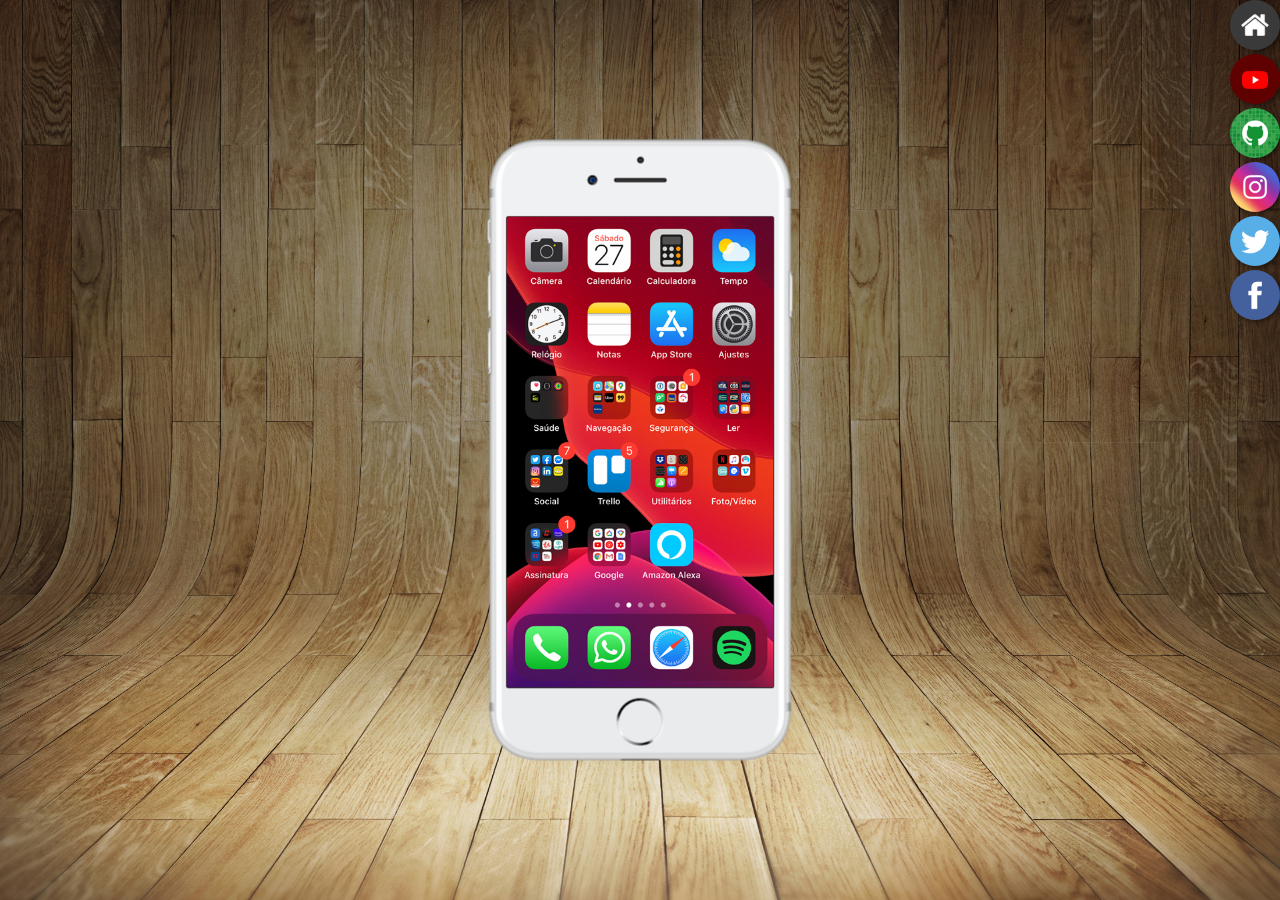
<file: index.html>
<!DOCTYPE html>
<html lang="en">
<head>
    <meta charset="UTF-8">
    <meta name="viewport" content="width=device-width, initial-scale=1.0">
    <title>Redes-Sociais</title>
    <link rel="stylesheet" href="estilo/style.css">
</head>
<body>
    <main>
        <section id="telefone">
            <iframe src="./home.html" frameborder="0" name="tela" id="tela">
                <p>
                    Seu navegador não é compativel
                </p>
            </iframe>

        </section>
        <section id="redes-sociais">
            <a href="home.html" target="tela">
                <img src="./imagens/logo-home.jpg" alt="">
            </a>
            <br>
            <a href="./youtube.html" target="tela">
                <img src="./imagens/logo-youtube.jpg" alt="">
            </a>
            <br>
            <a href="./GitHub.html" target="tela"> 
                <img src="./imagens/logo-github.jpg" alt="">
            </a>
            <br>
            <a href="./instagram.html" target="tela">
                <img src="./imagens/logo-instagram.jpg" alt="">
            </a>
            <br>
            <a href="./twiter.html" target="tela">
                <img src="./imagens/logo-twitter.jpg" alt="">
            </a>
            <br>
            <a href="./facebook.html" target="tela">
                <img src="./imagens/logo-facebook.jpg" alt="">
            </a>

        </section>
    </main>
    
</body>
</html>
</file>
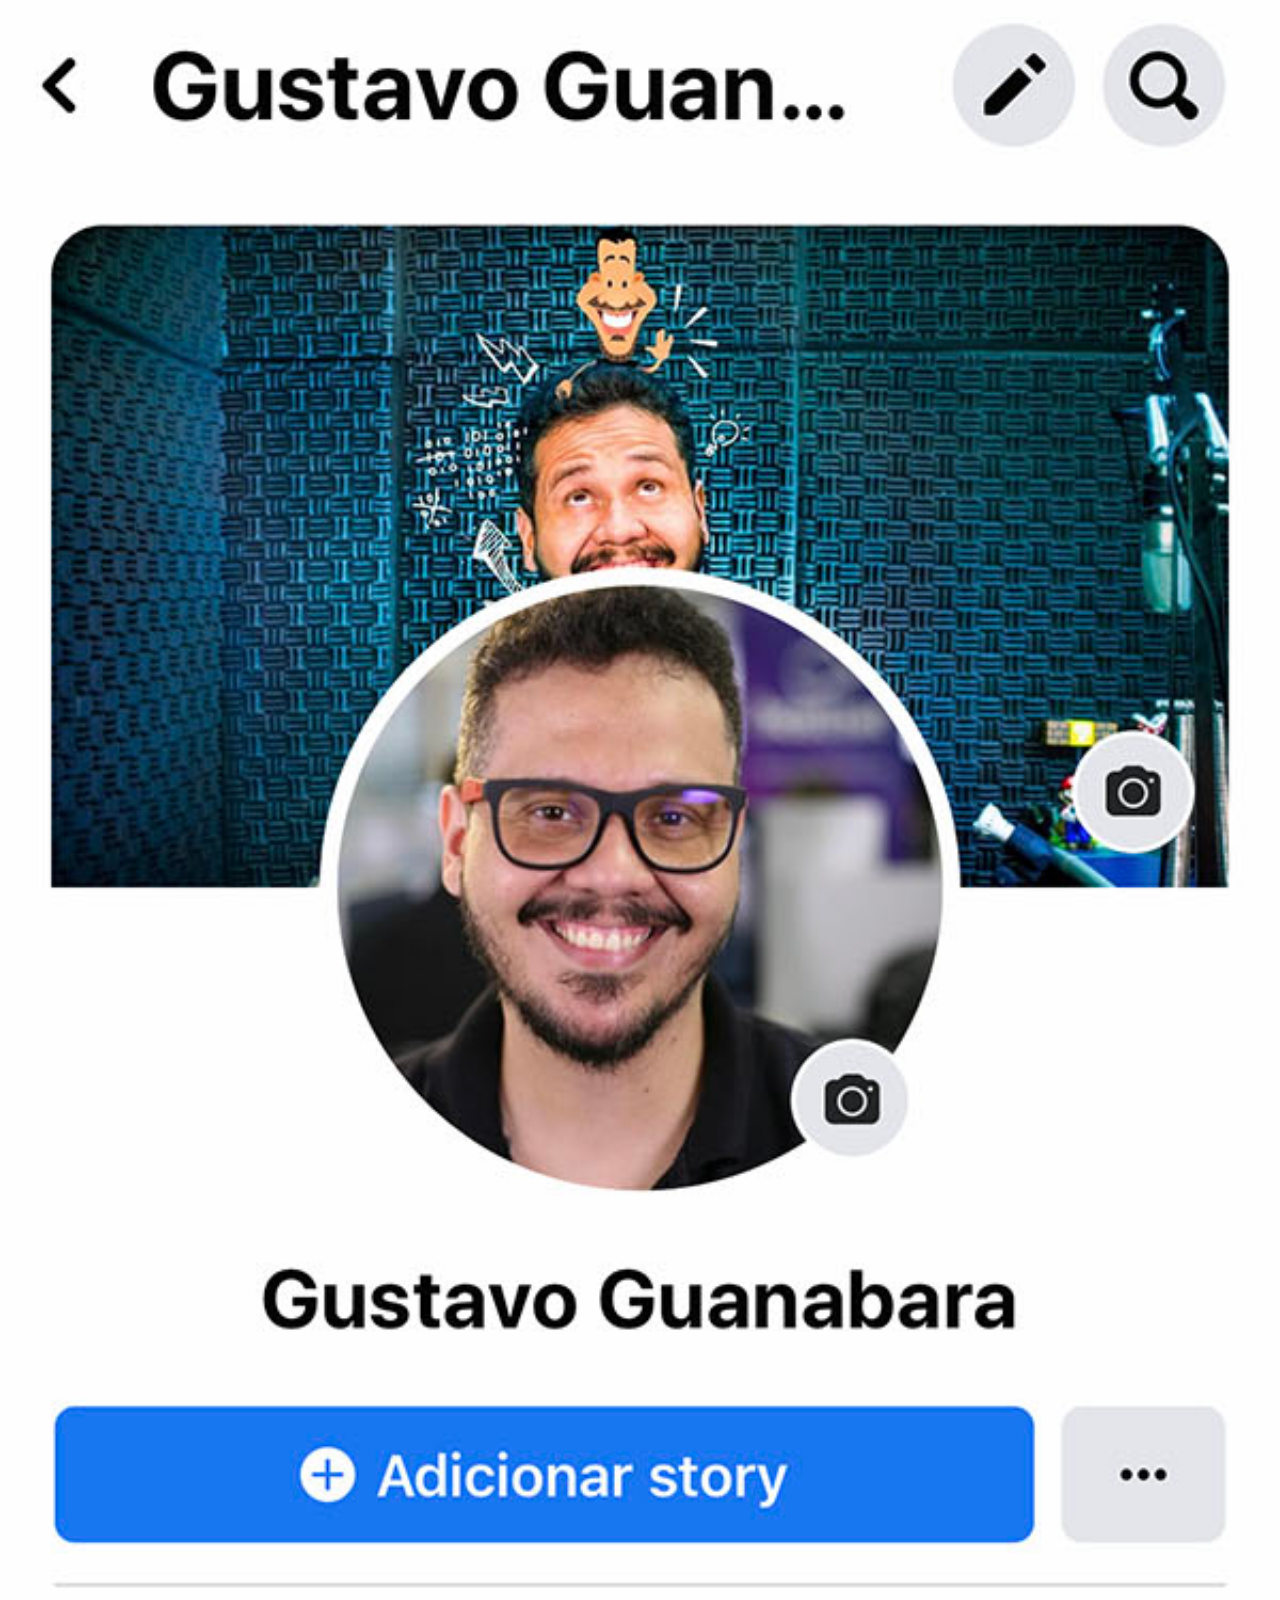
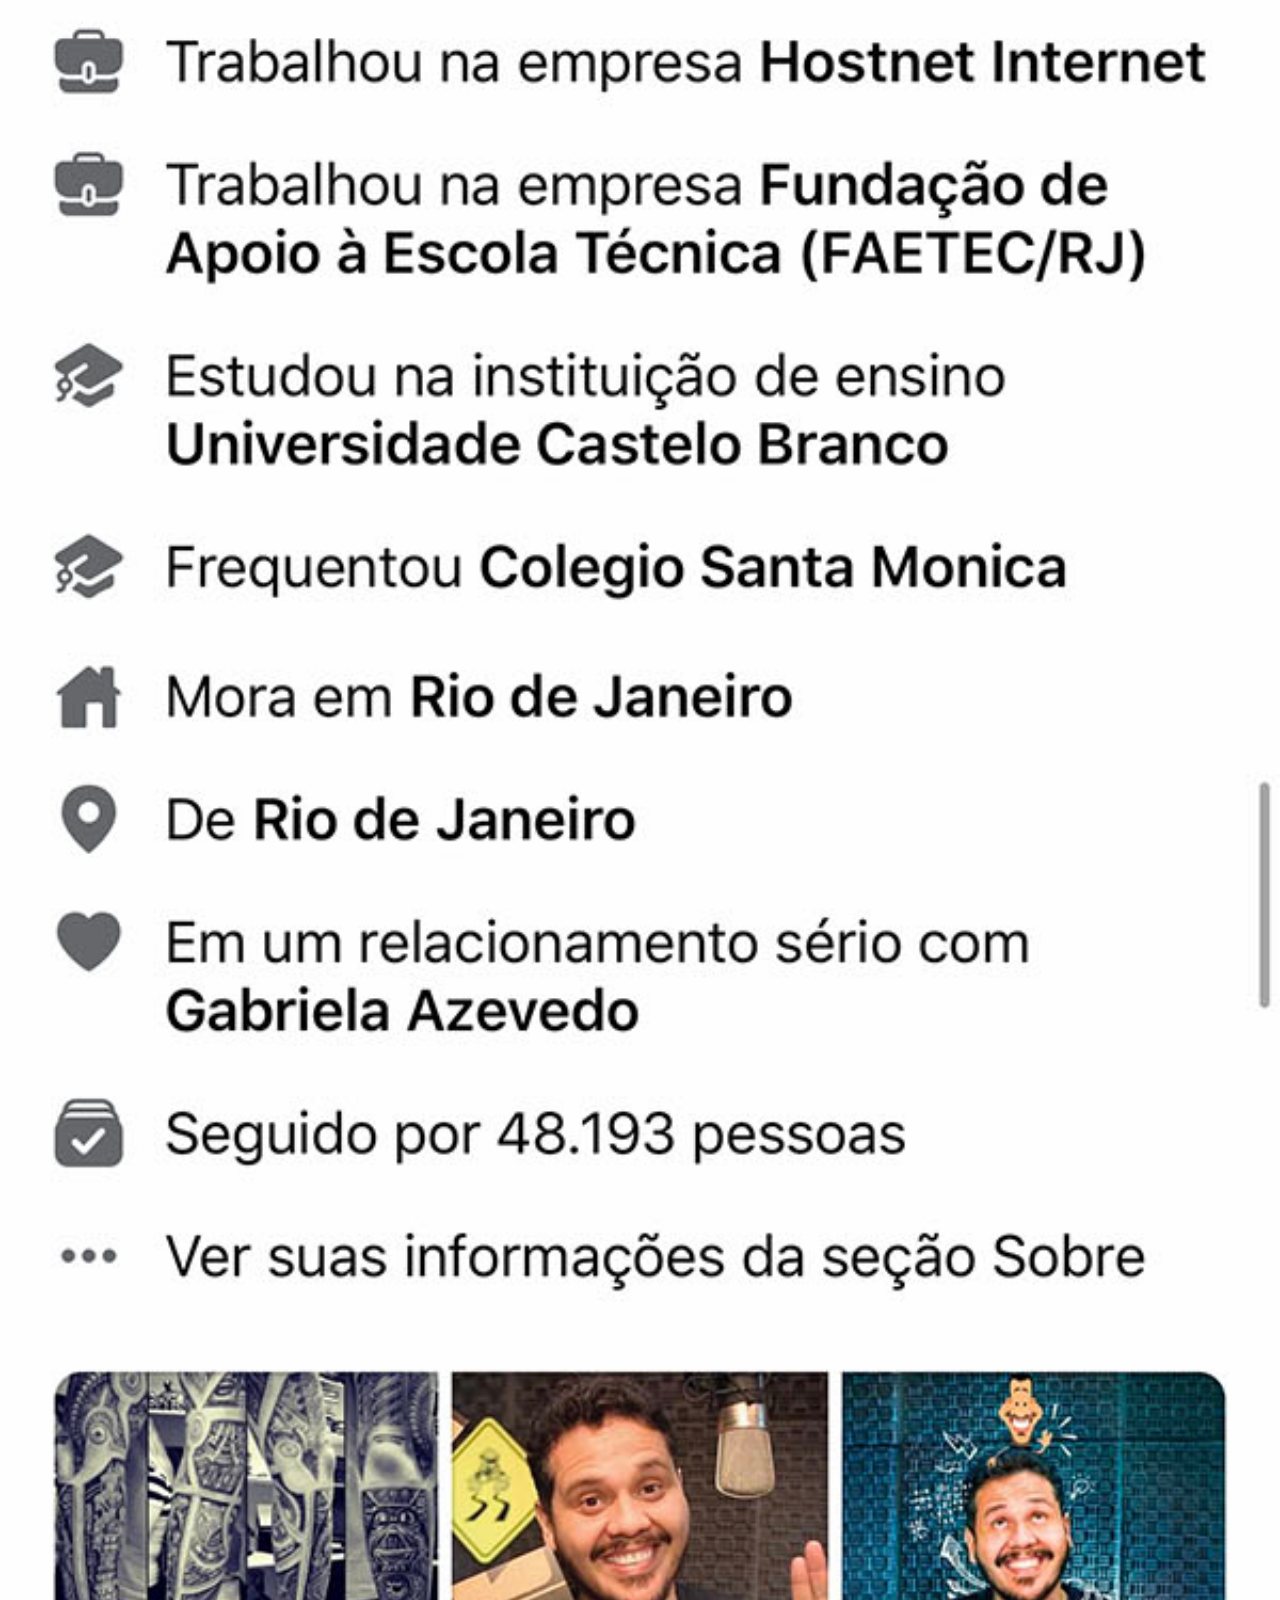
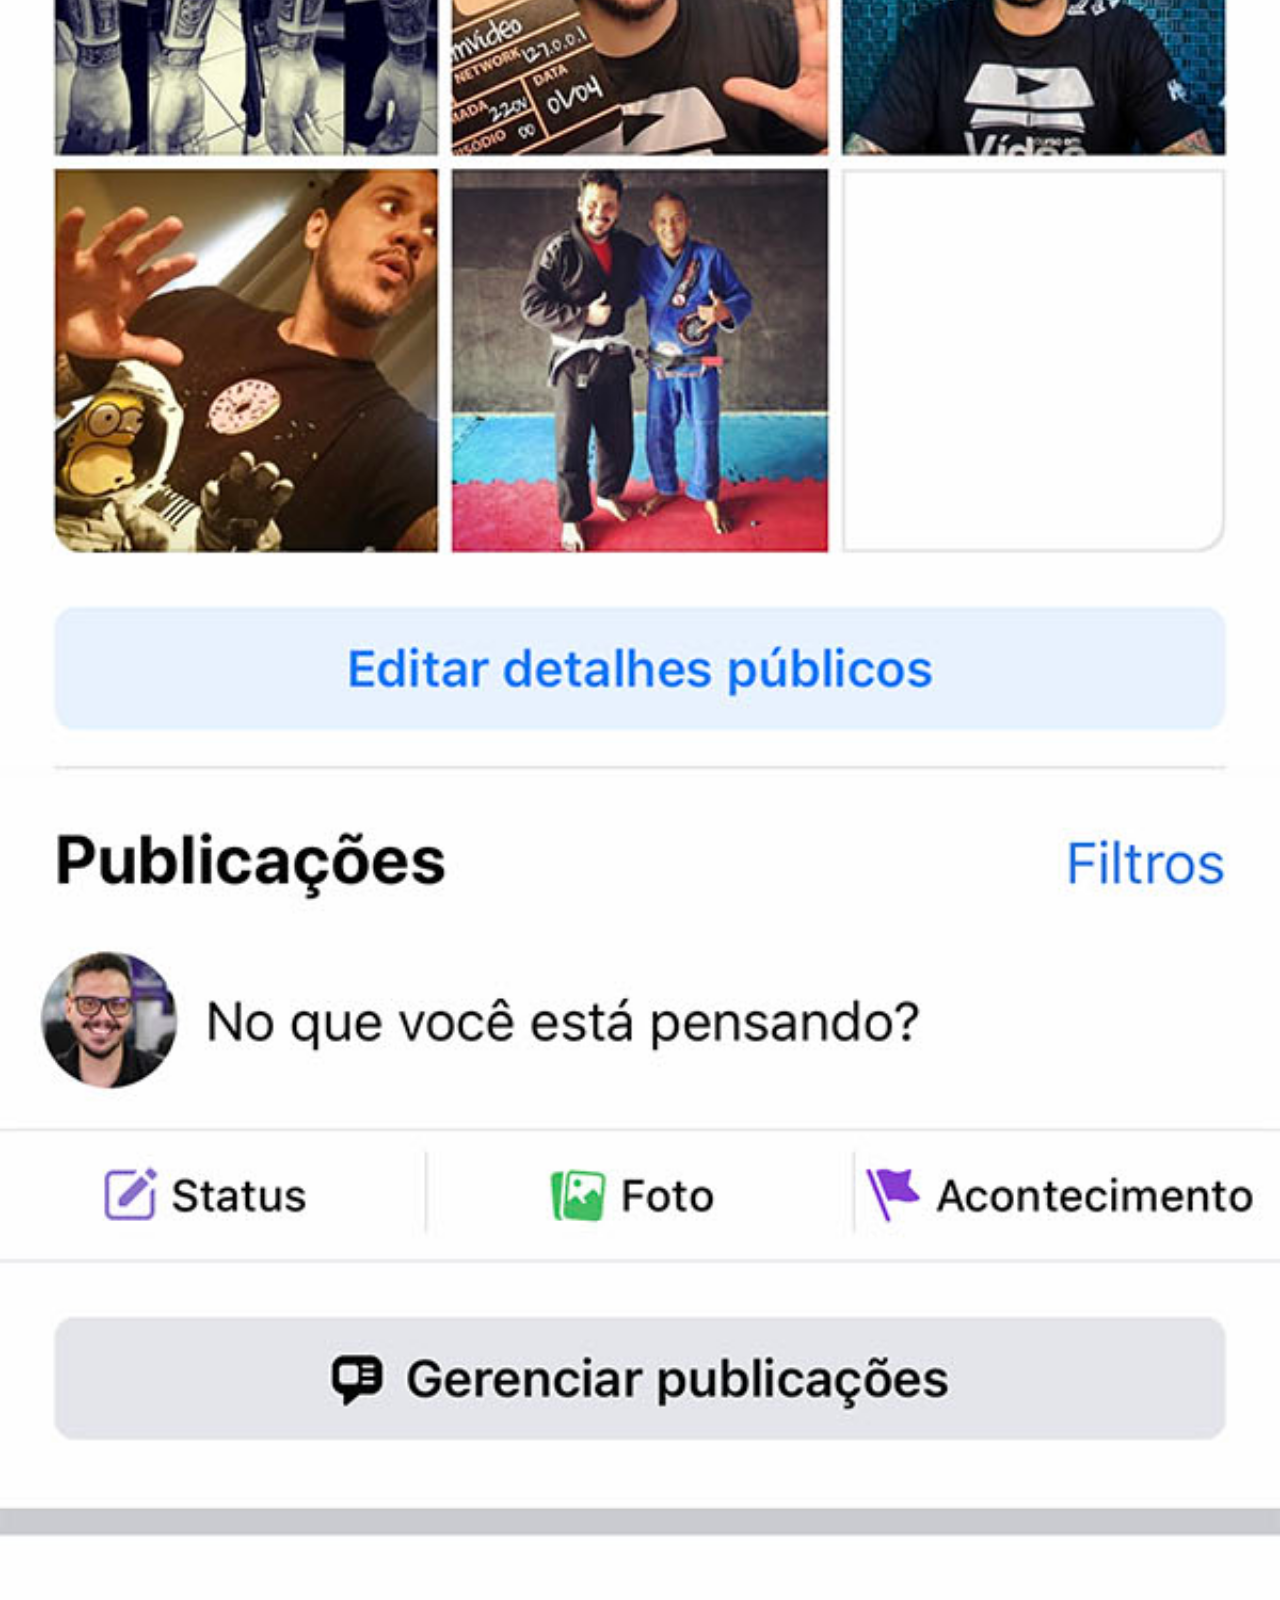
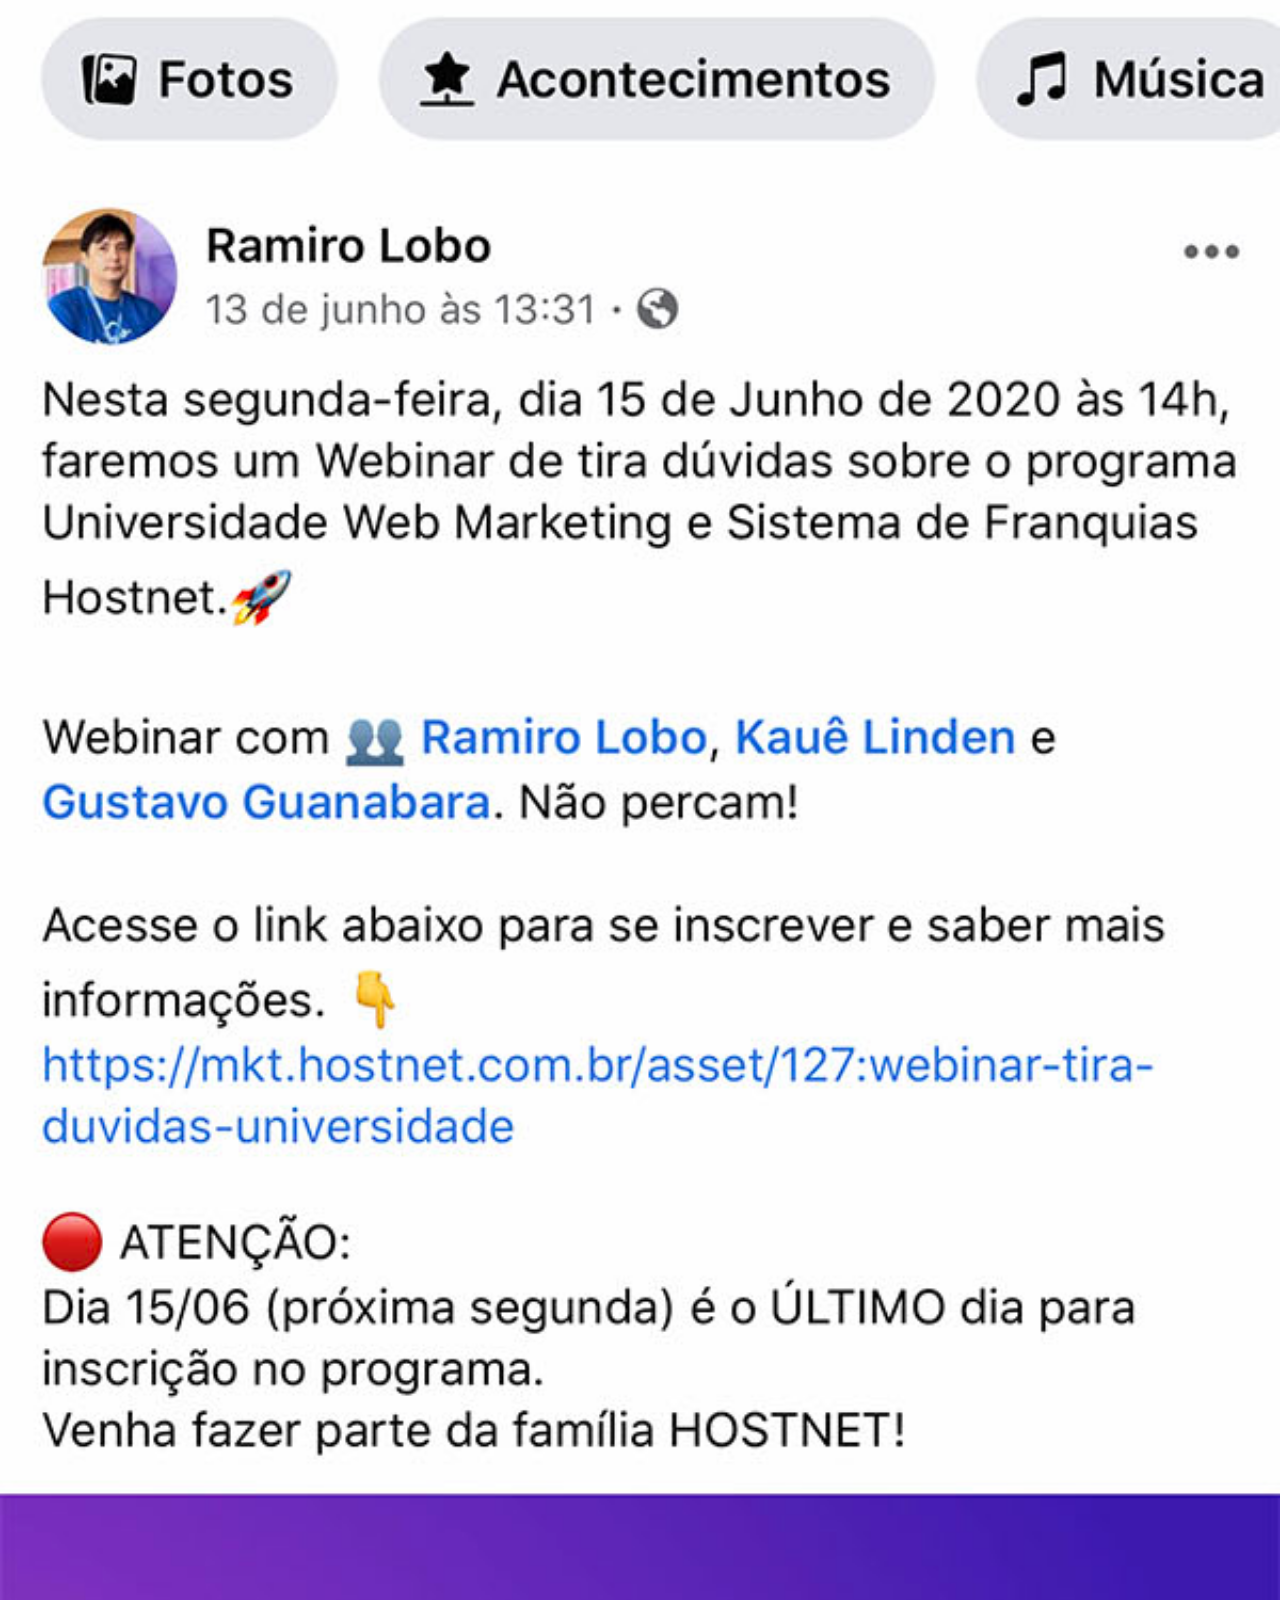
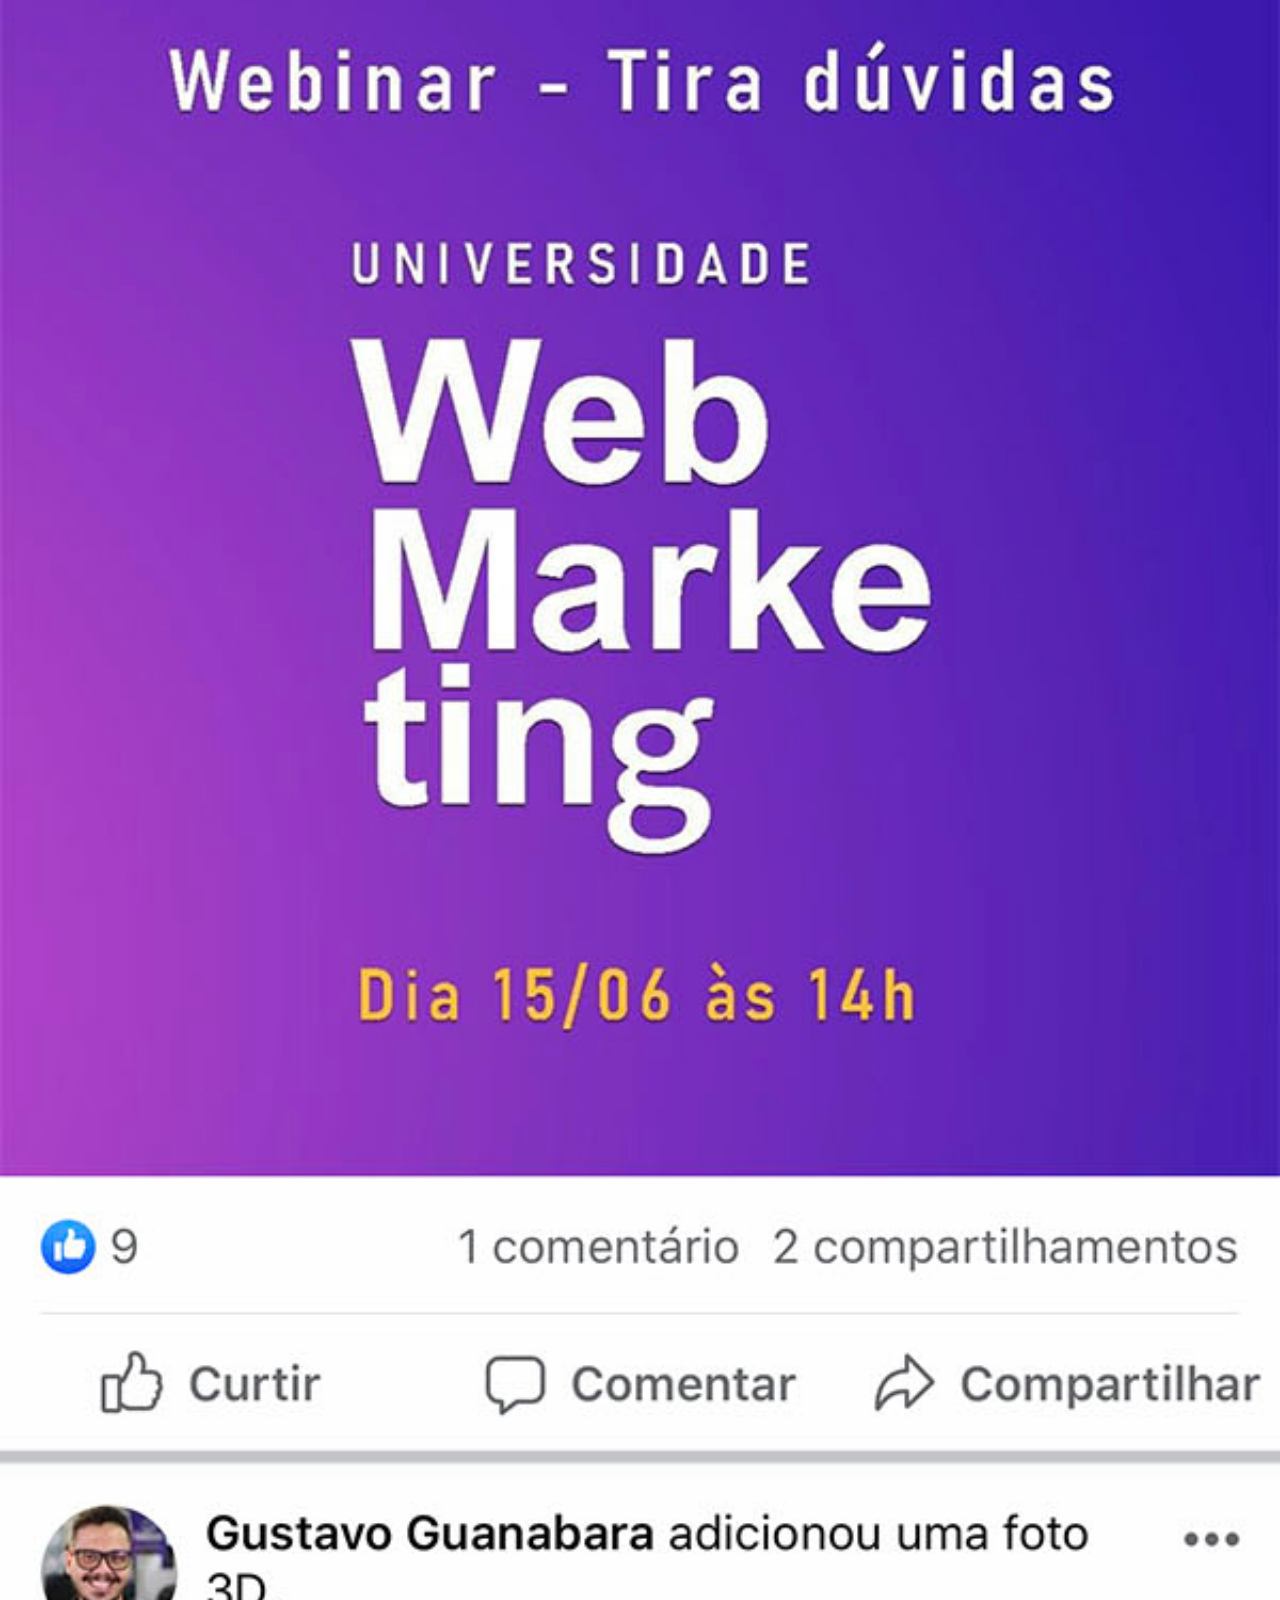
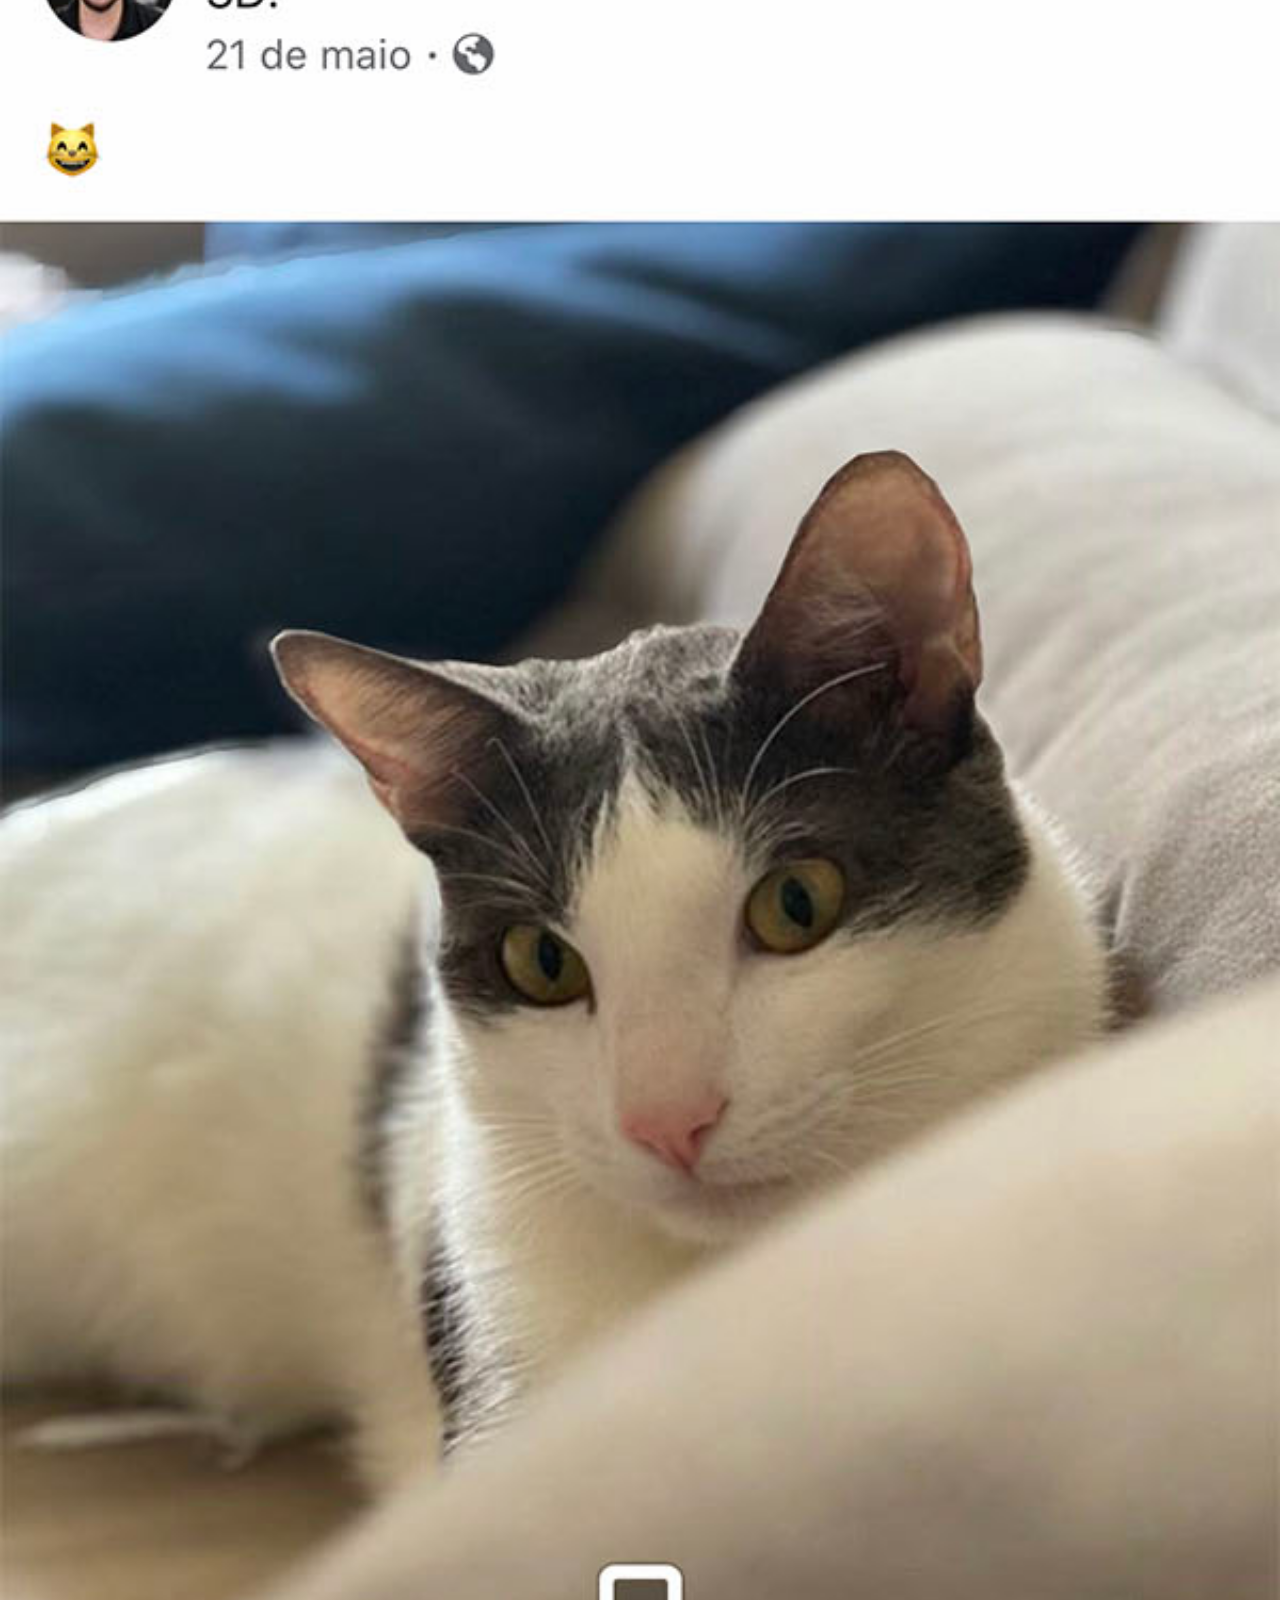
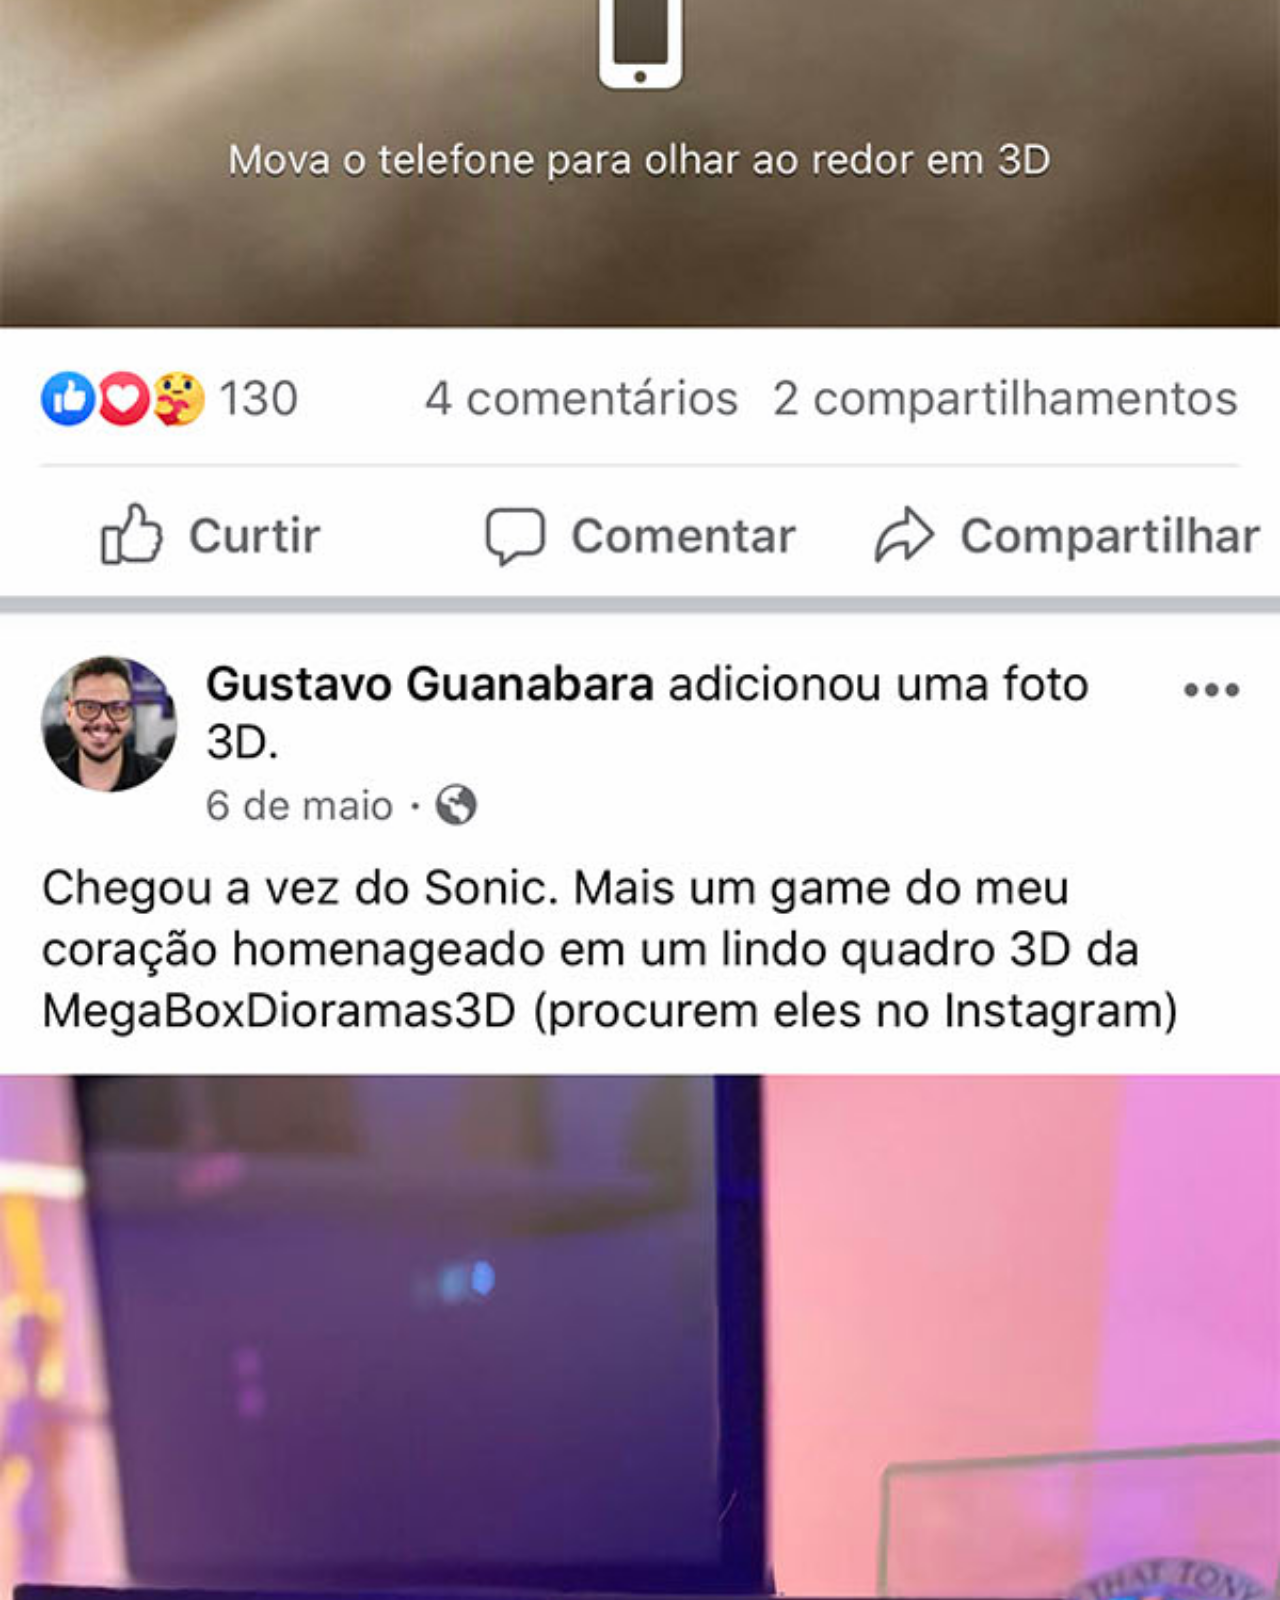
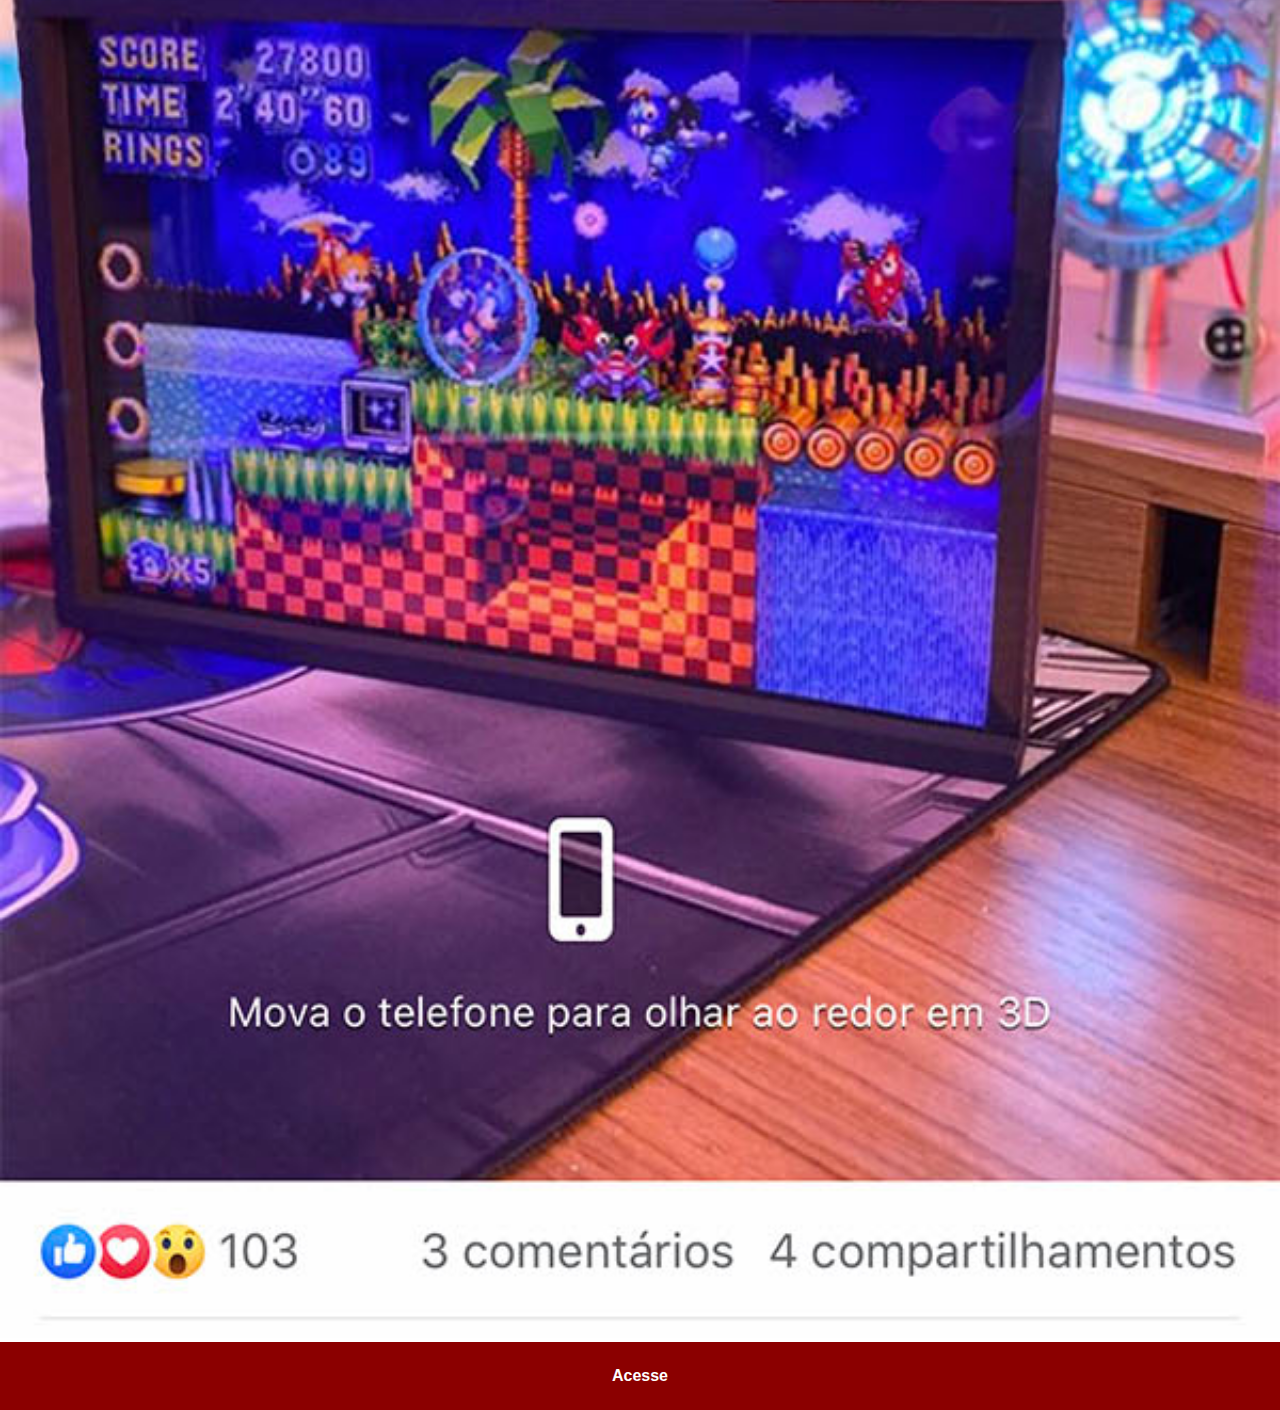
<file: facebook.html>
<!DOCTYPE html>
<html lang="pt-br">
<head>
    <meta charset="UTF-8">
    <meta name="viewport" content="width=device-width, initial-scale=1.0">
    <link rel="stylesheet" href="estilo/social.css">
    <title>Facebook</title>
</head>
<body>
    <img src="./imagens/tela-facebook.jpg" alt="">
    <a href="https://www.facebook.com/gustavoguanabara/?locale=pt_BR" target="_blank">Acesse</a>
    
</body>
</html>
</file>
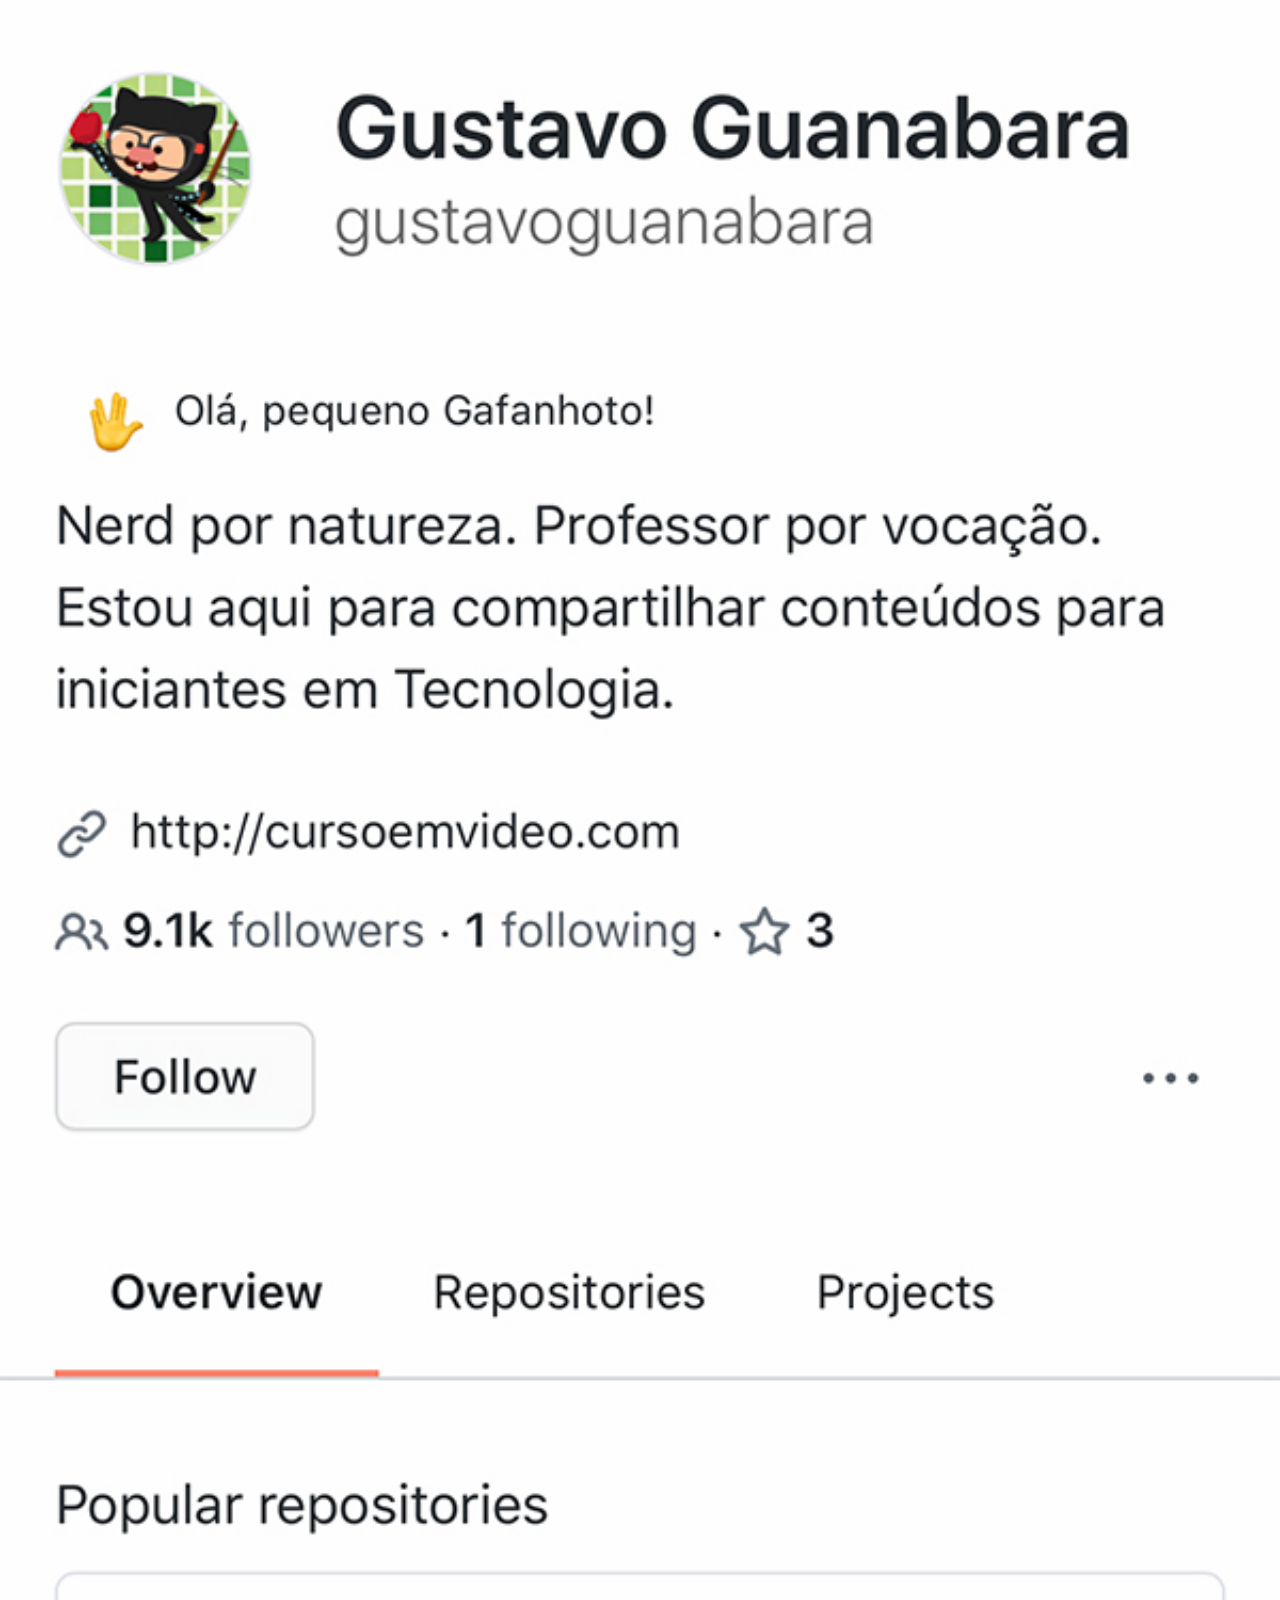
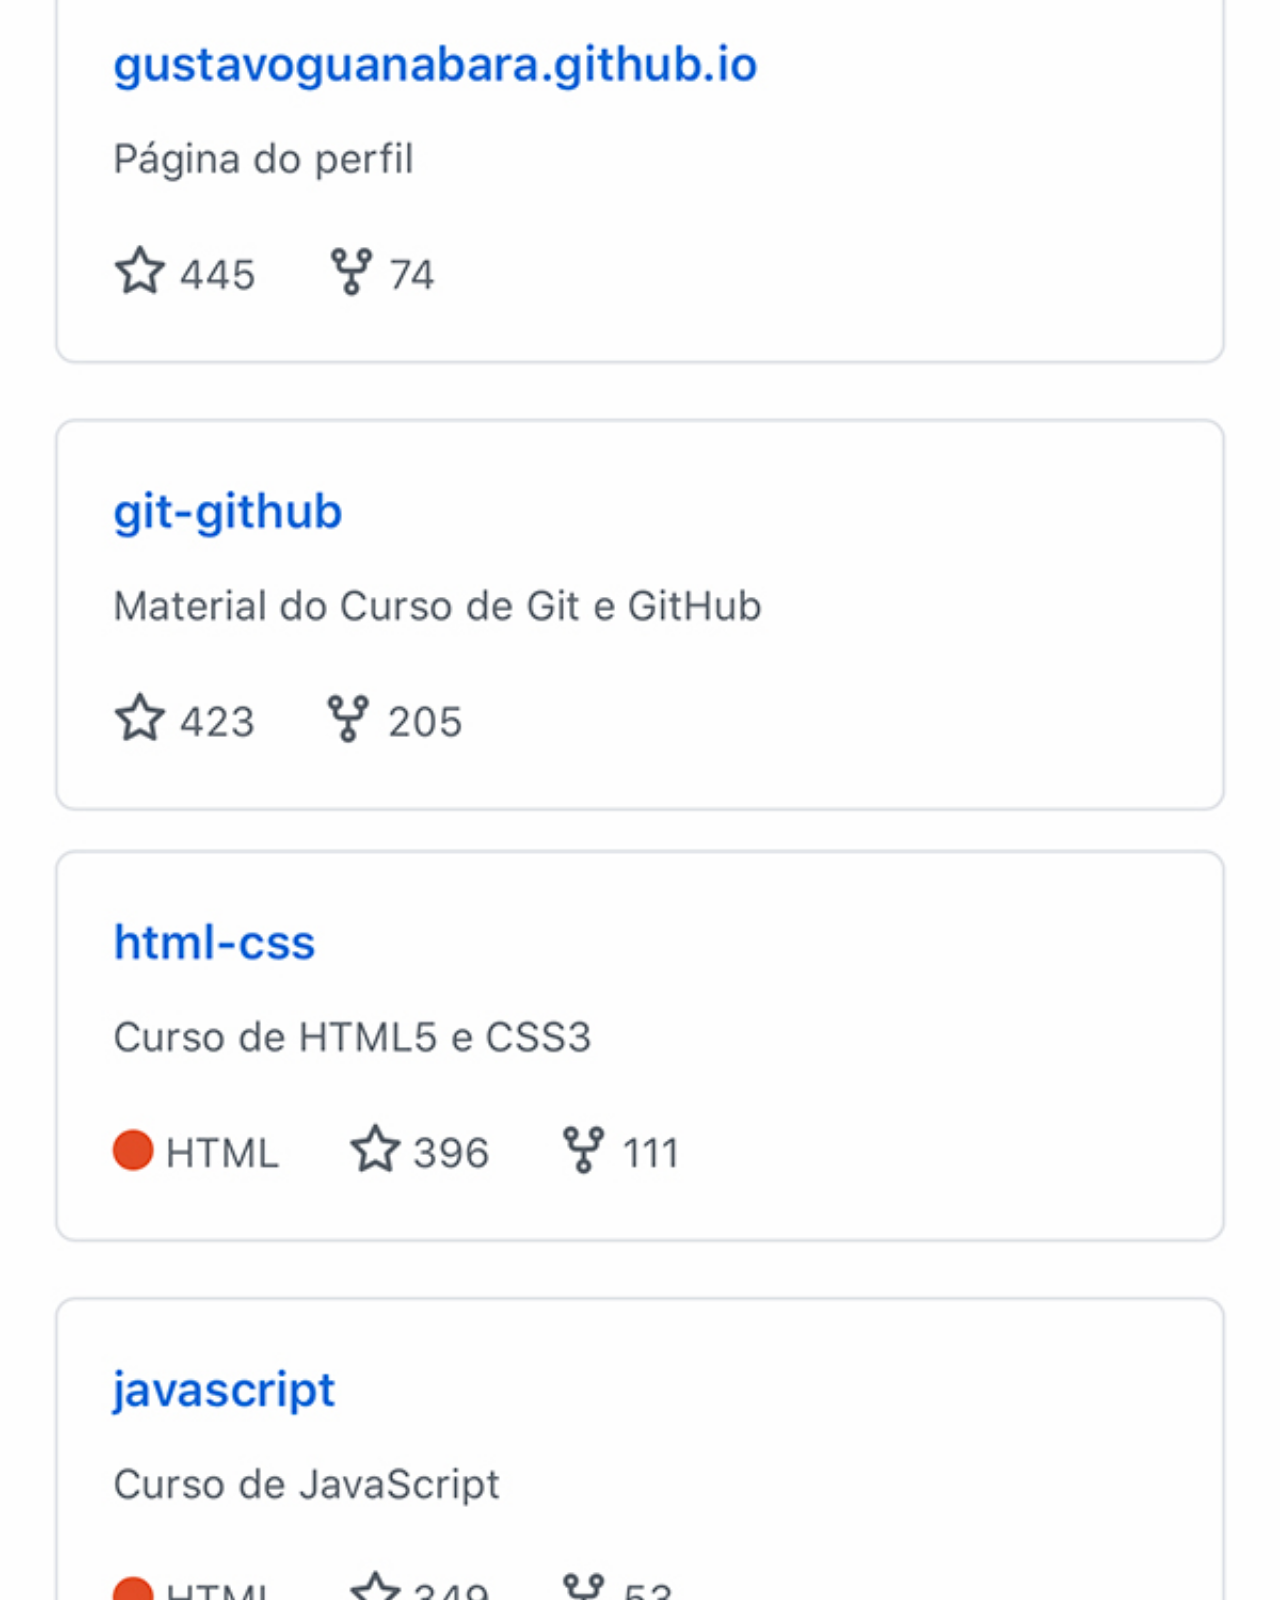
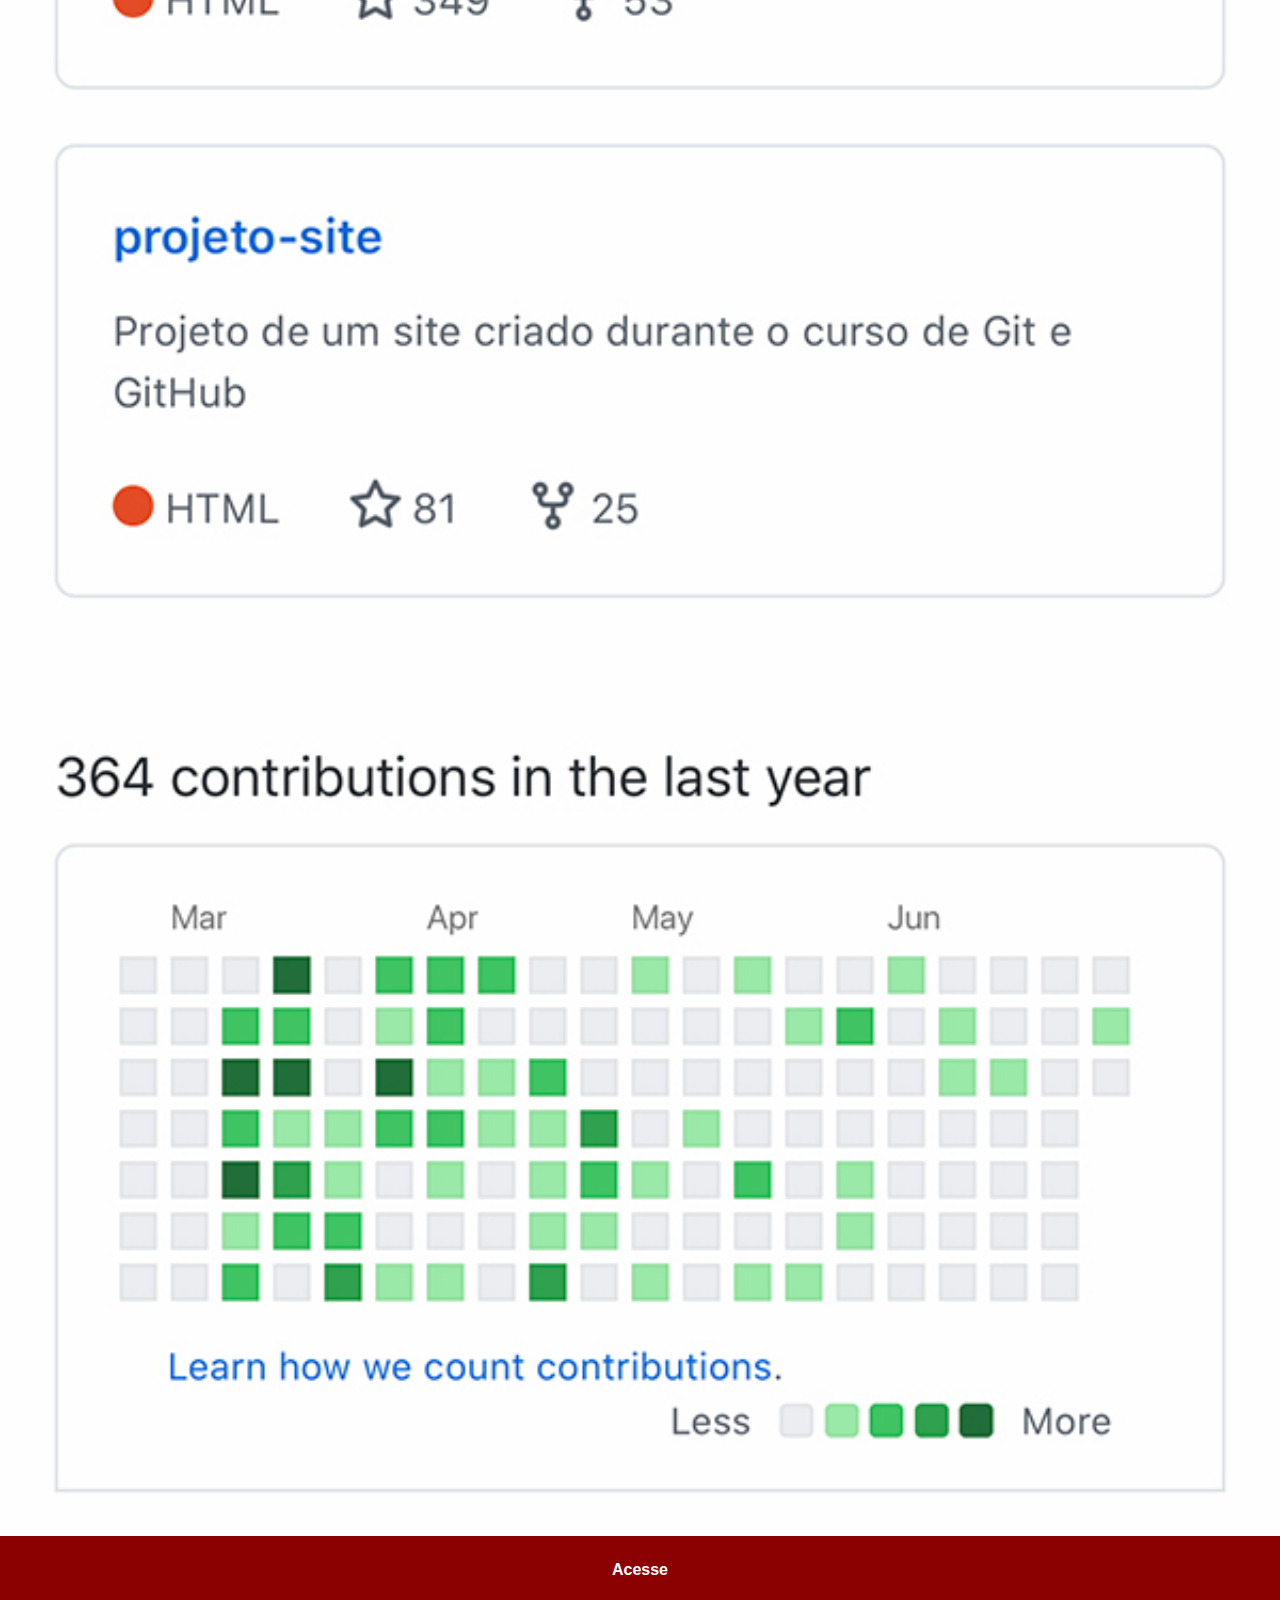
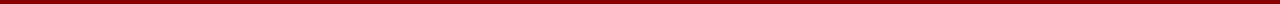
<file: GitHub.html>
<!DOCTYPE html>
<html lang="en">
<head>
    <meta charset="UTF-8">
    <meta name="viewport" content="width=device-width, initial-scale=1.0">
    <link rel="stylesheet" href="estilo/social.css">
    <title>Github</title>
</head>
<body>
    <img src="./imagens/tela-github.jpg" alt="">
    <a href="https://github.com/gustavoguanabara/html-css/blob/97ba8771b59b7acedfbb2299cc4dead7ba8e0070/aulas-pdf/22%20-%20Inline%20Frames.pdf" target="_blank">Acesse</a>
    
</body>
</html>
</file>
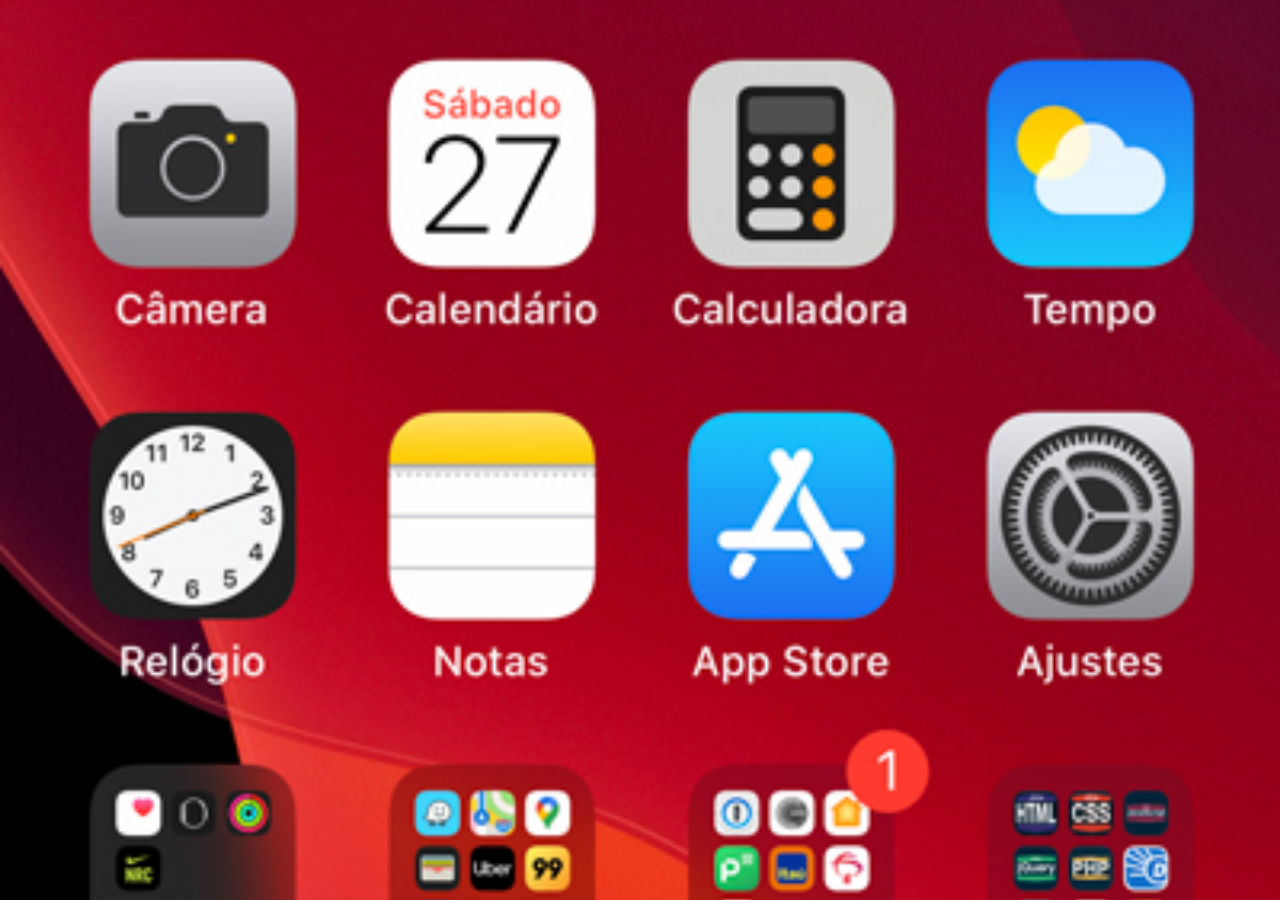
<file: home.html>
<!DOCTYPE html>
<html lang="pt-br">
<head>
    <meta charset="UTF-8">
    <meta name="viewport" content="width=device-width, initial-scale=1.0">
    <title>home</title>
    <style>
        * {
            margin: 0px;
            padding: 0px;
        }
        body {
            width: 100vw;
            height: 100vh;
            background: #000 url(./imagens/tela-home.jpg) no-repeat top center;
            background-size: cover;
        }
    </style>
</head>
<body>
    
</body>
</html>
</file>
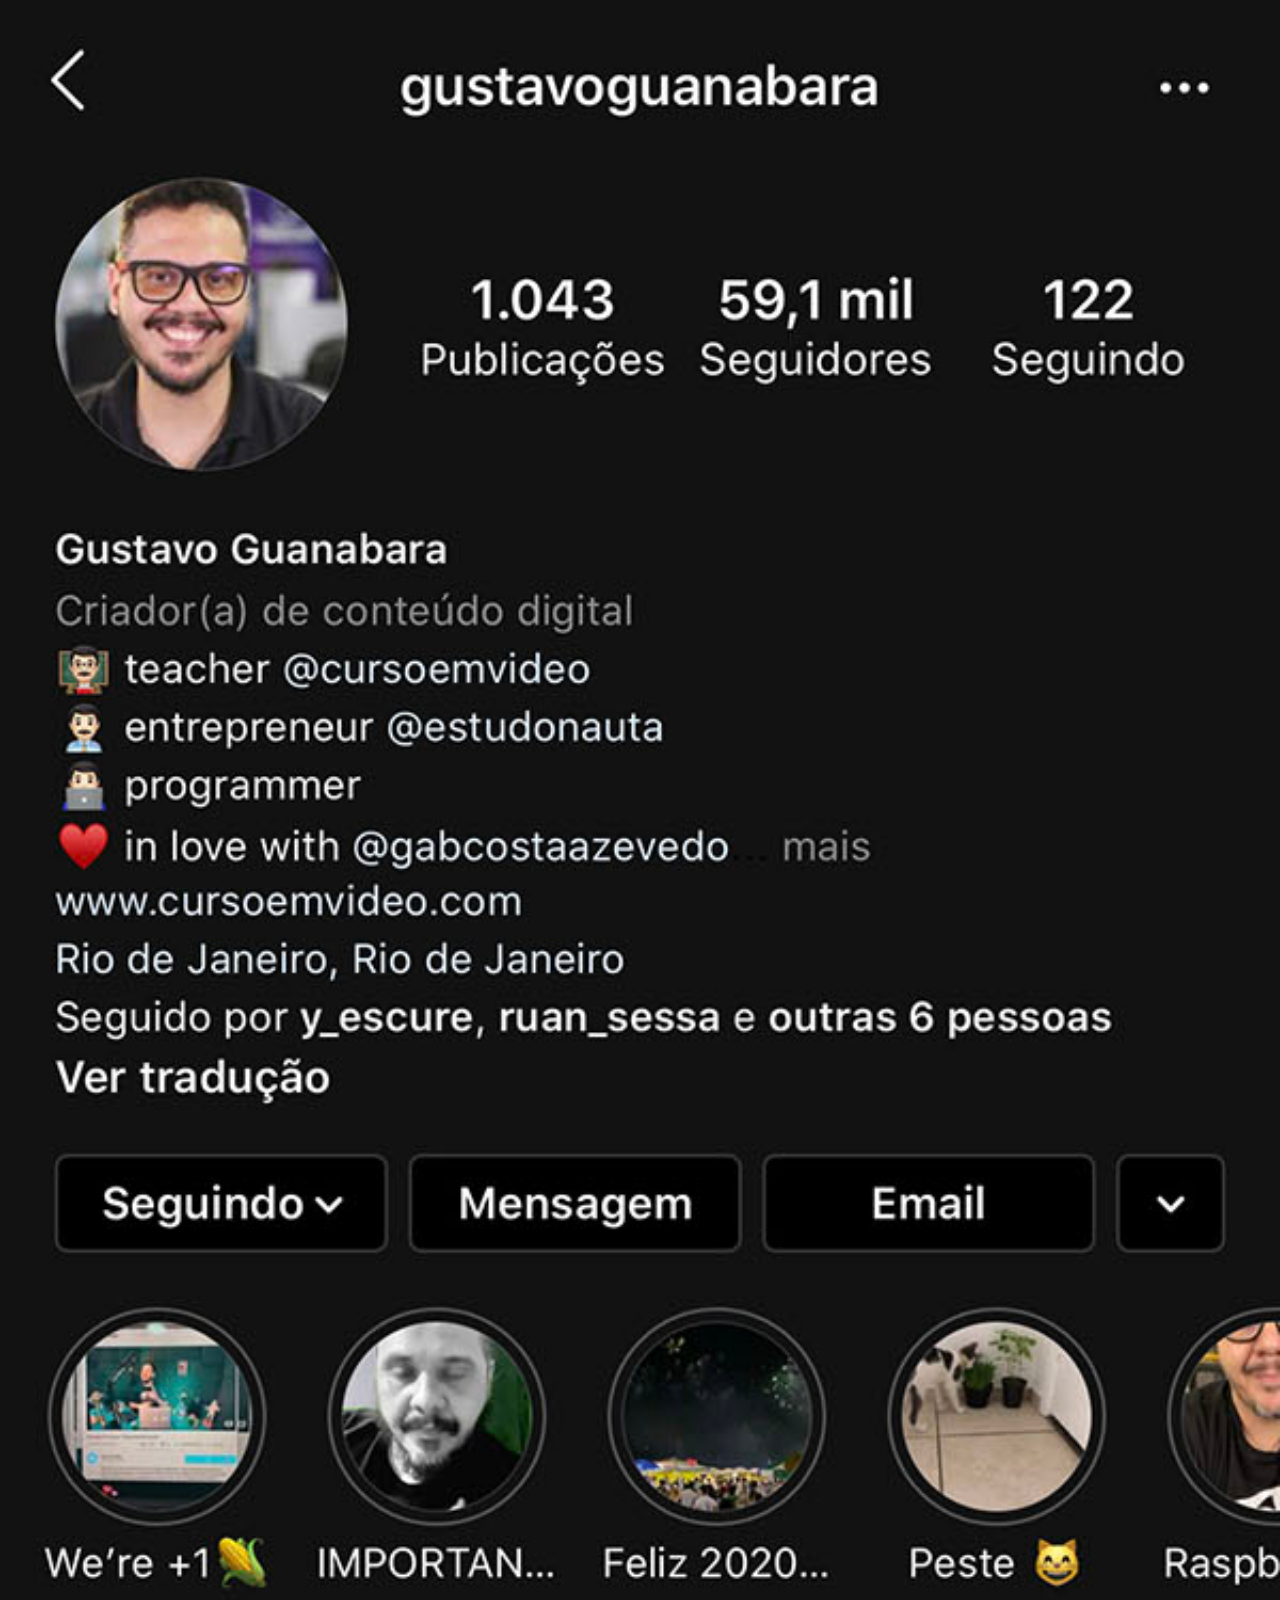
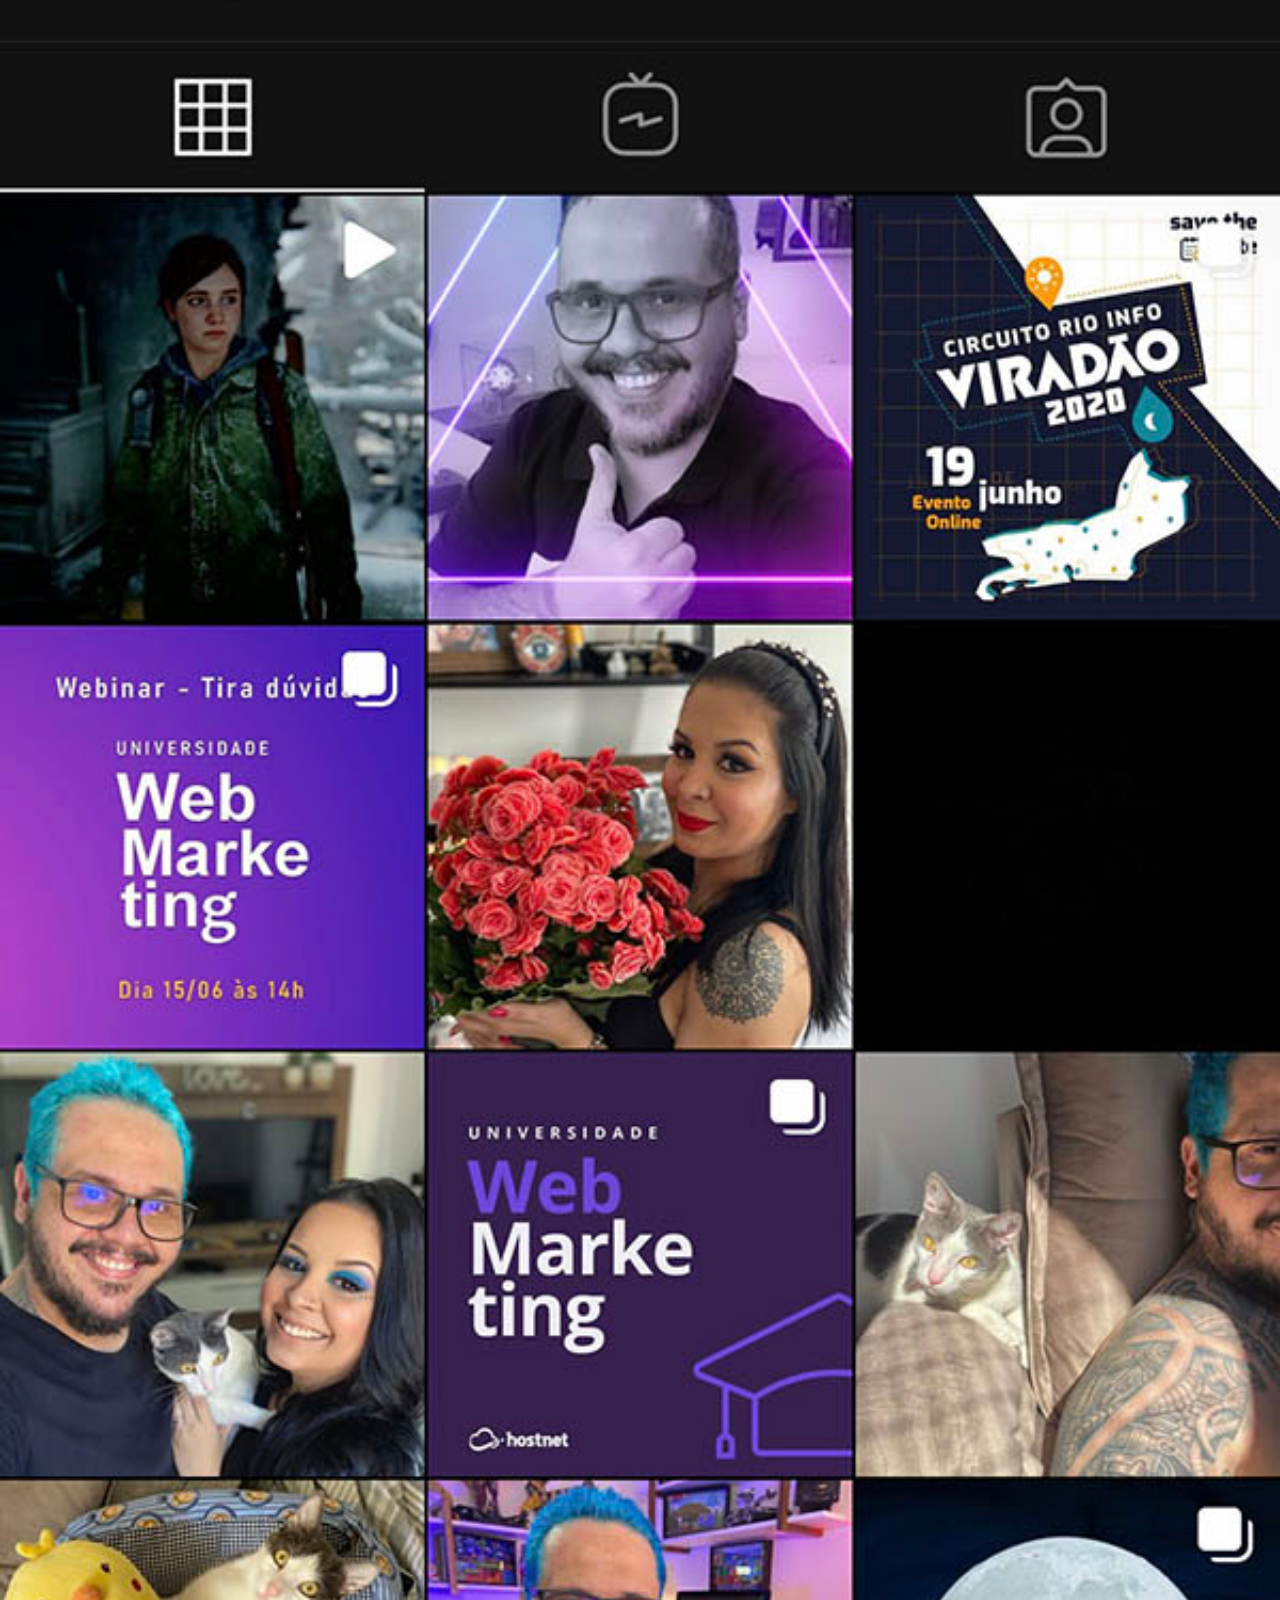
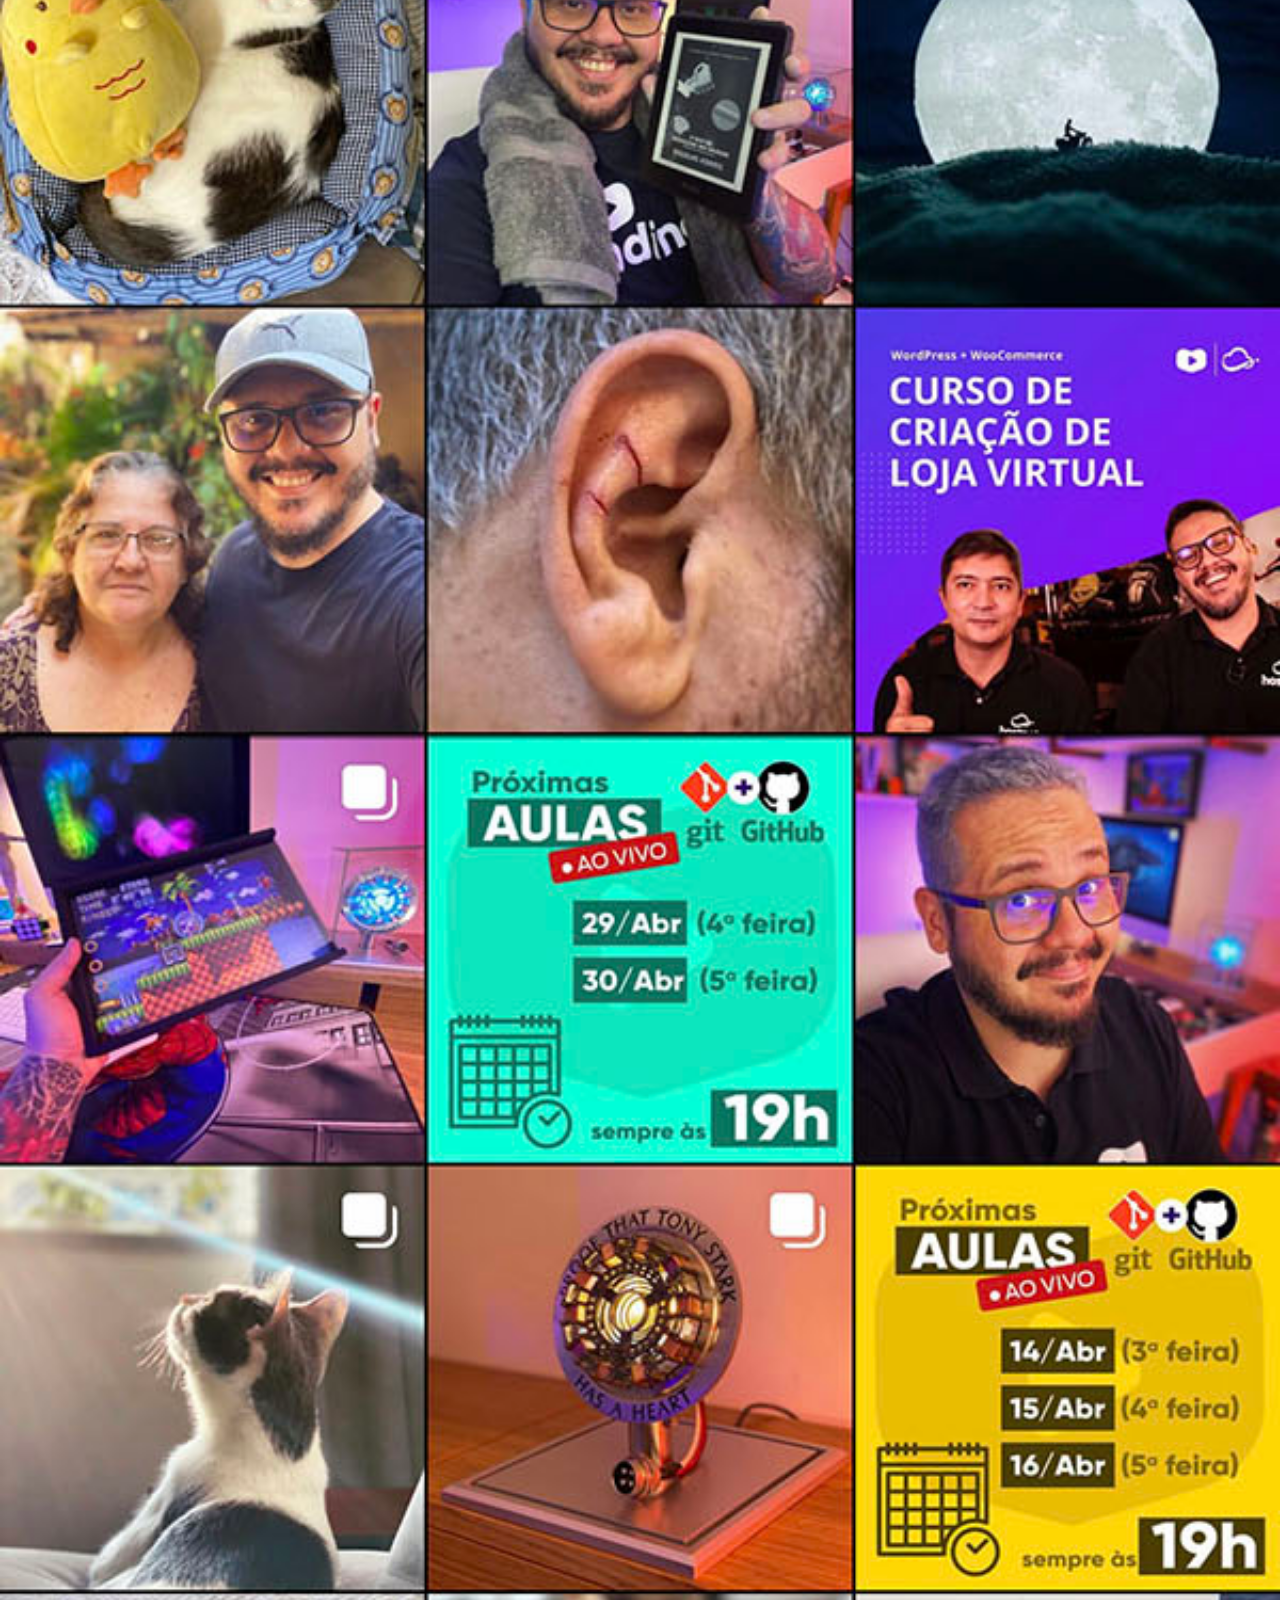
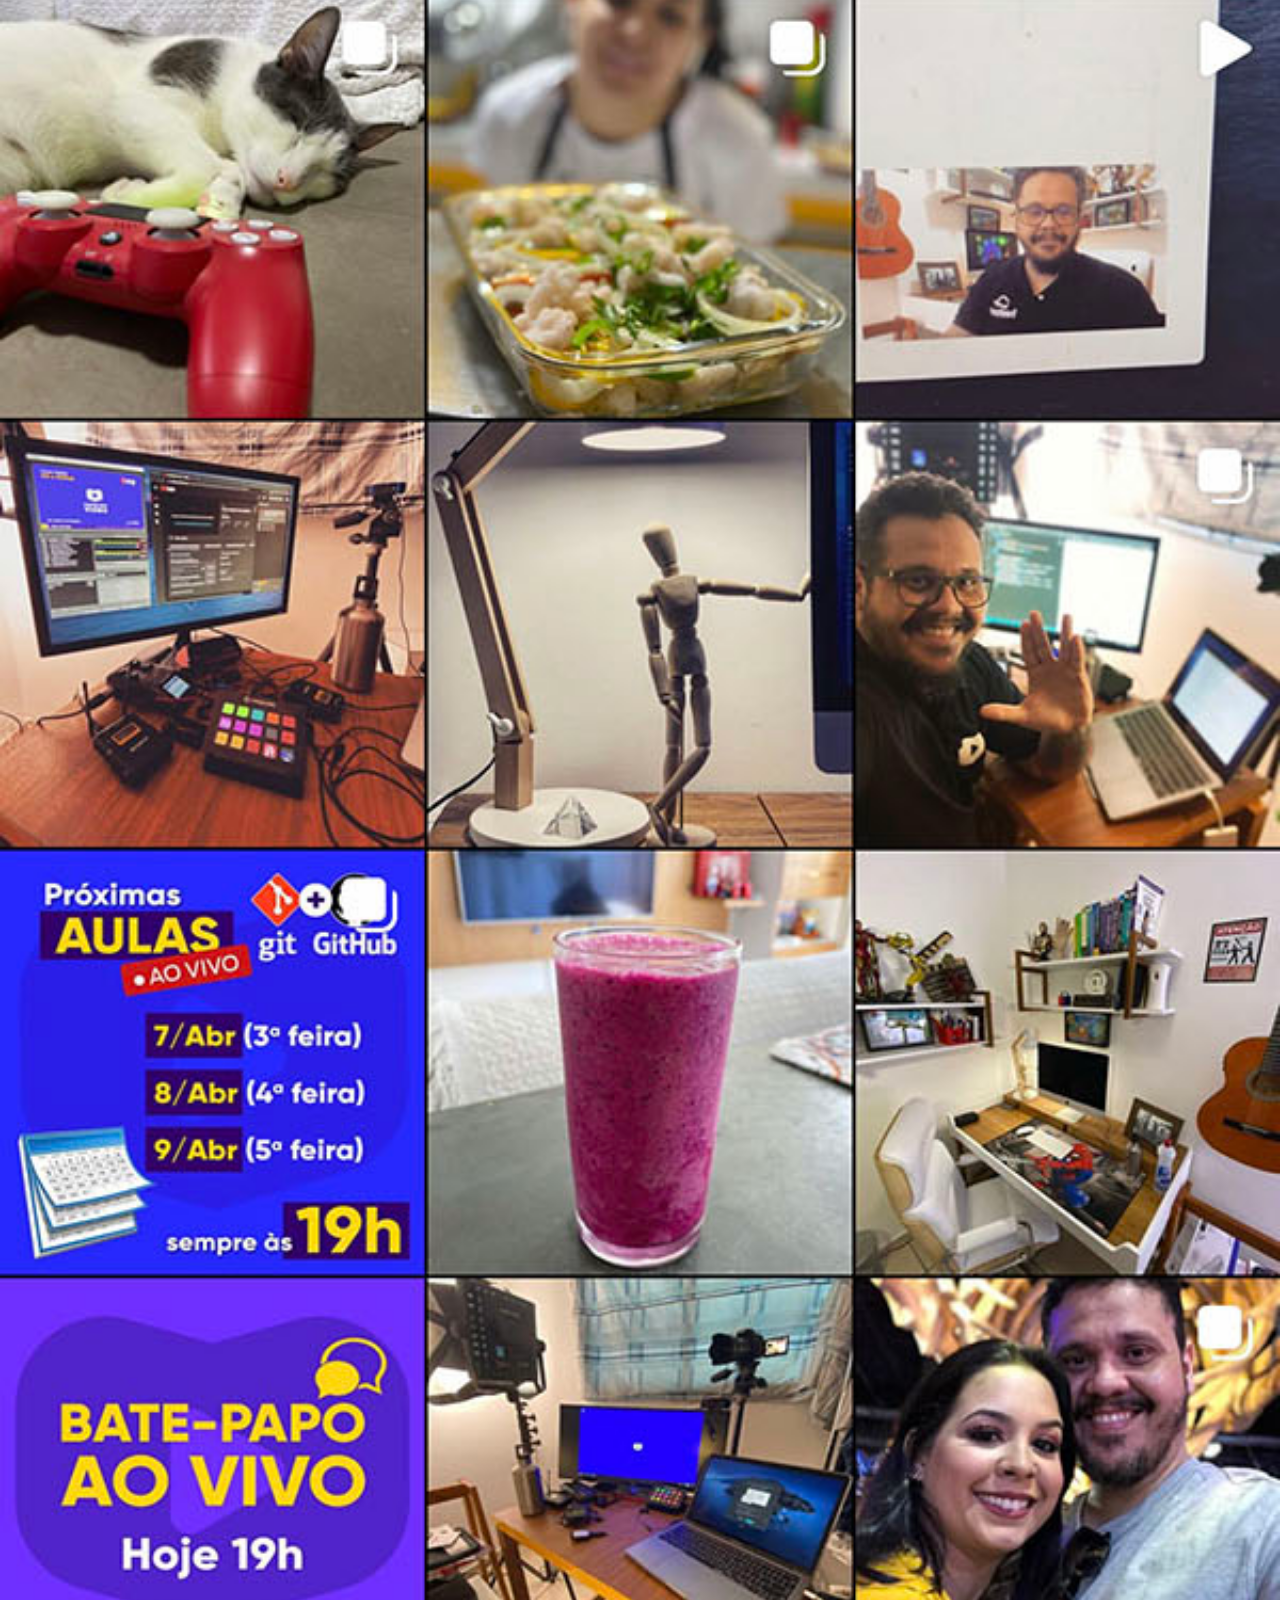
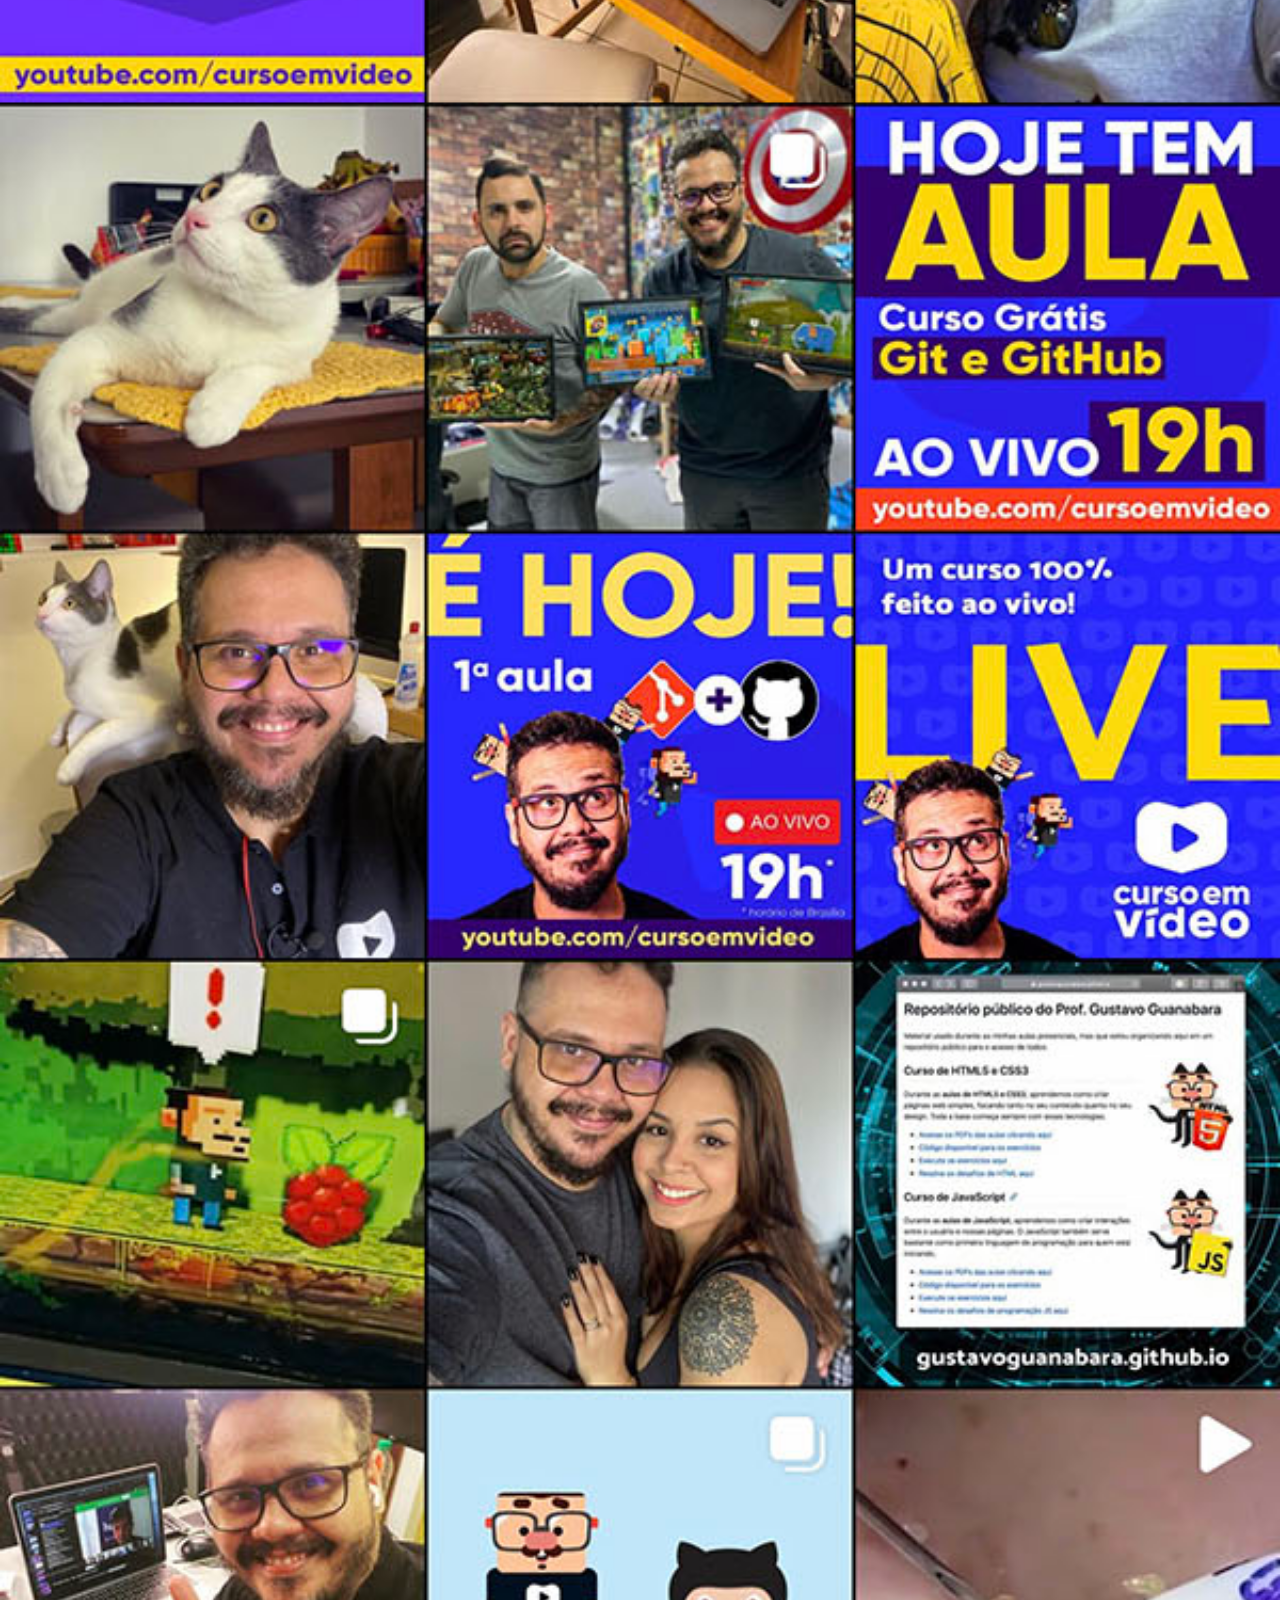
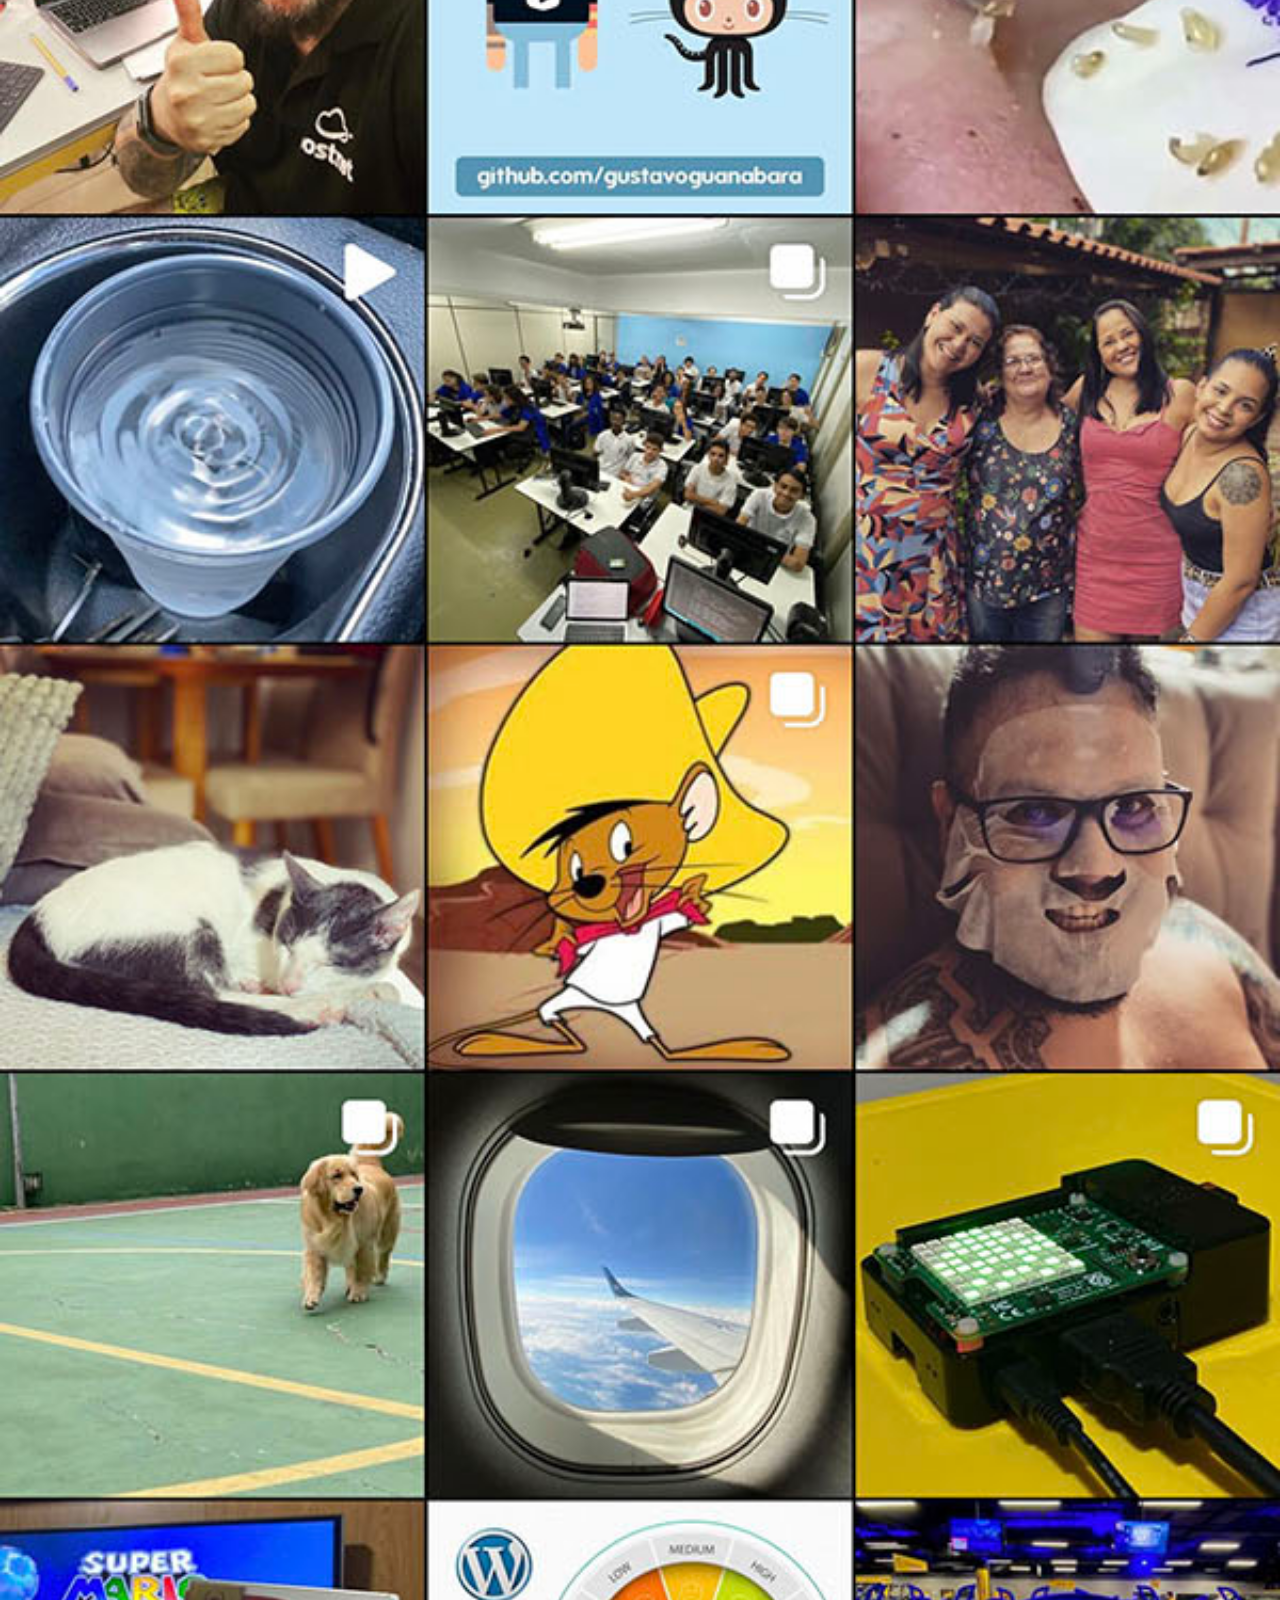
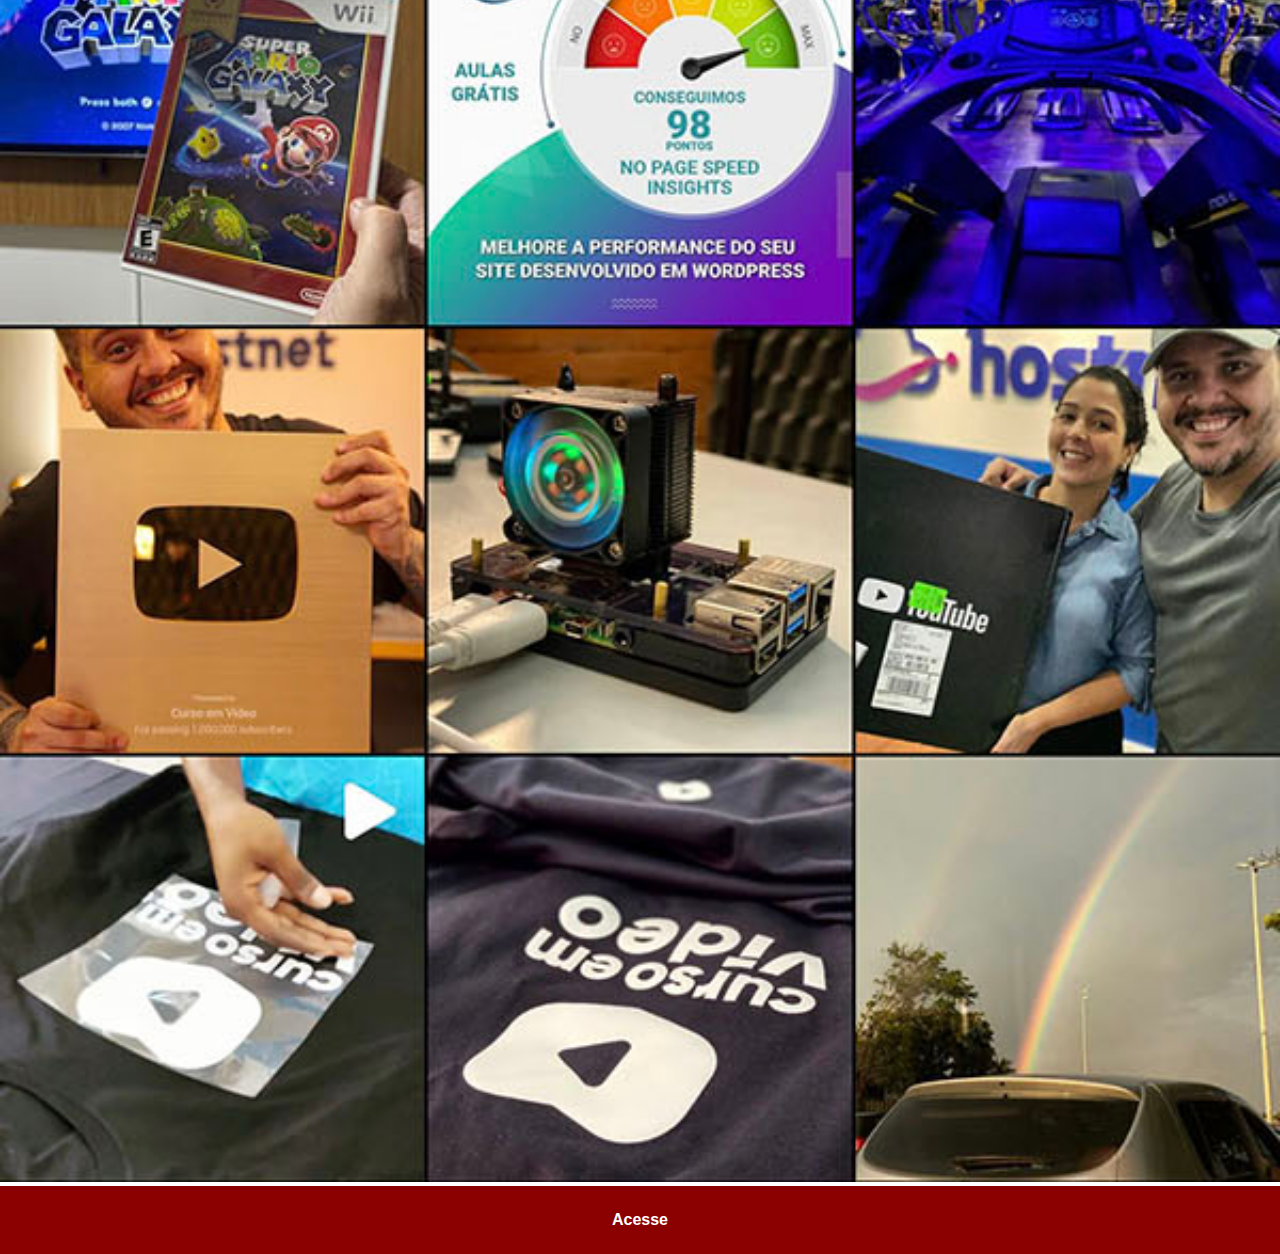
<file: instagram.html>
<!DOCTYPE html>
<html lang="pt-br">
<head>
    <meta charset="UTF-8">
    <meta name="viewport" content="width=device-width, initial-scale=1.0">
    <link rel="stylesheet" href="estilo/social.css">
    <title>Instagram</title>
</head>
<body>
    <img src="./imagens/tela-instagram.jpg" alt="">
    <a href="https://www.instagram.com/gustavoguanabara/" target="_blanK">Acesse</a>
    
</body>
</html>
</file>
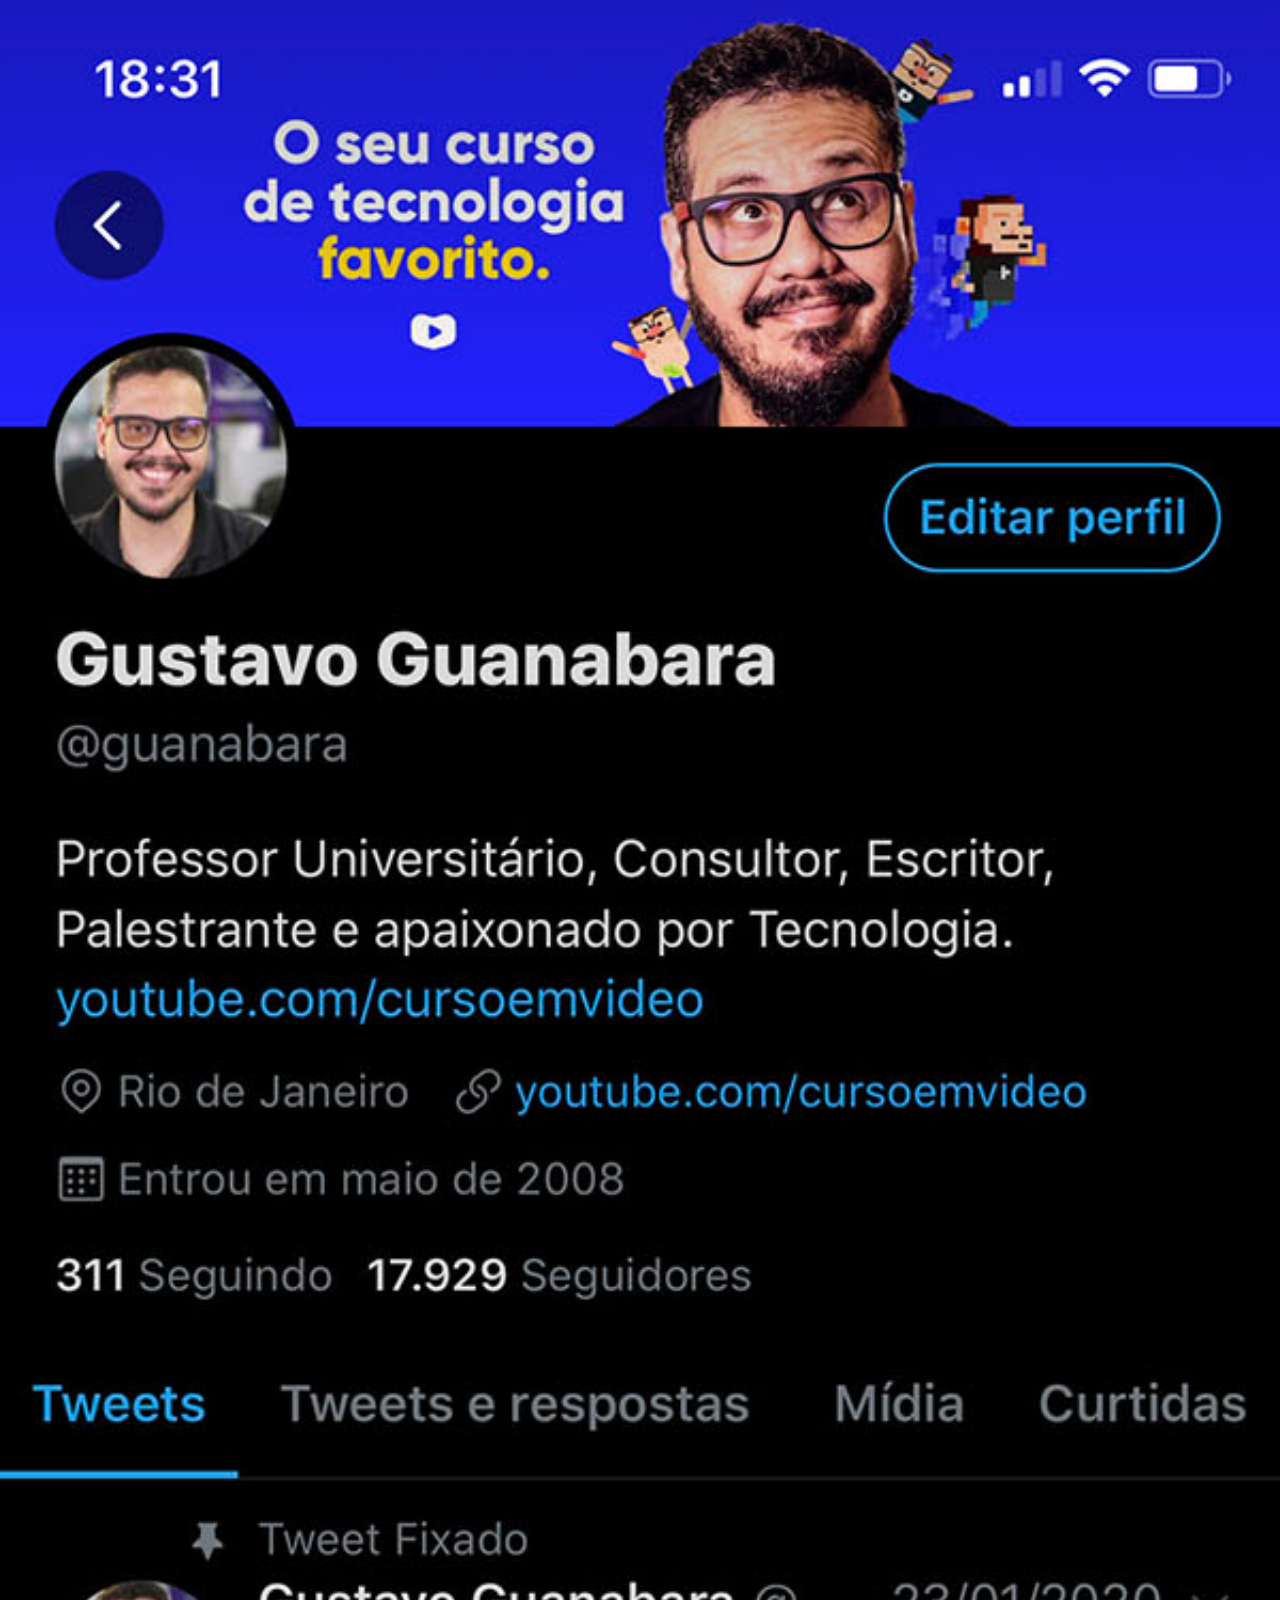
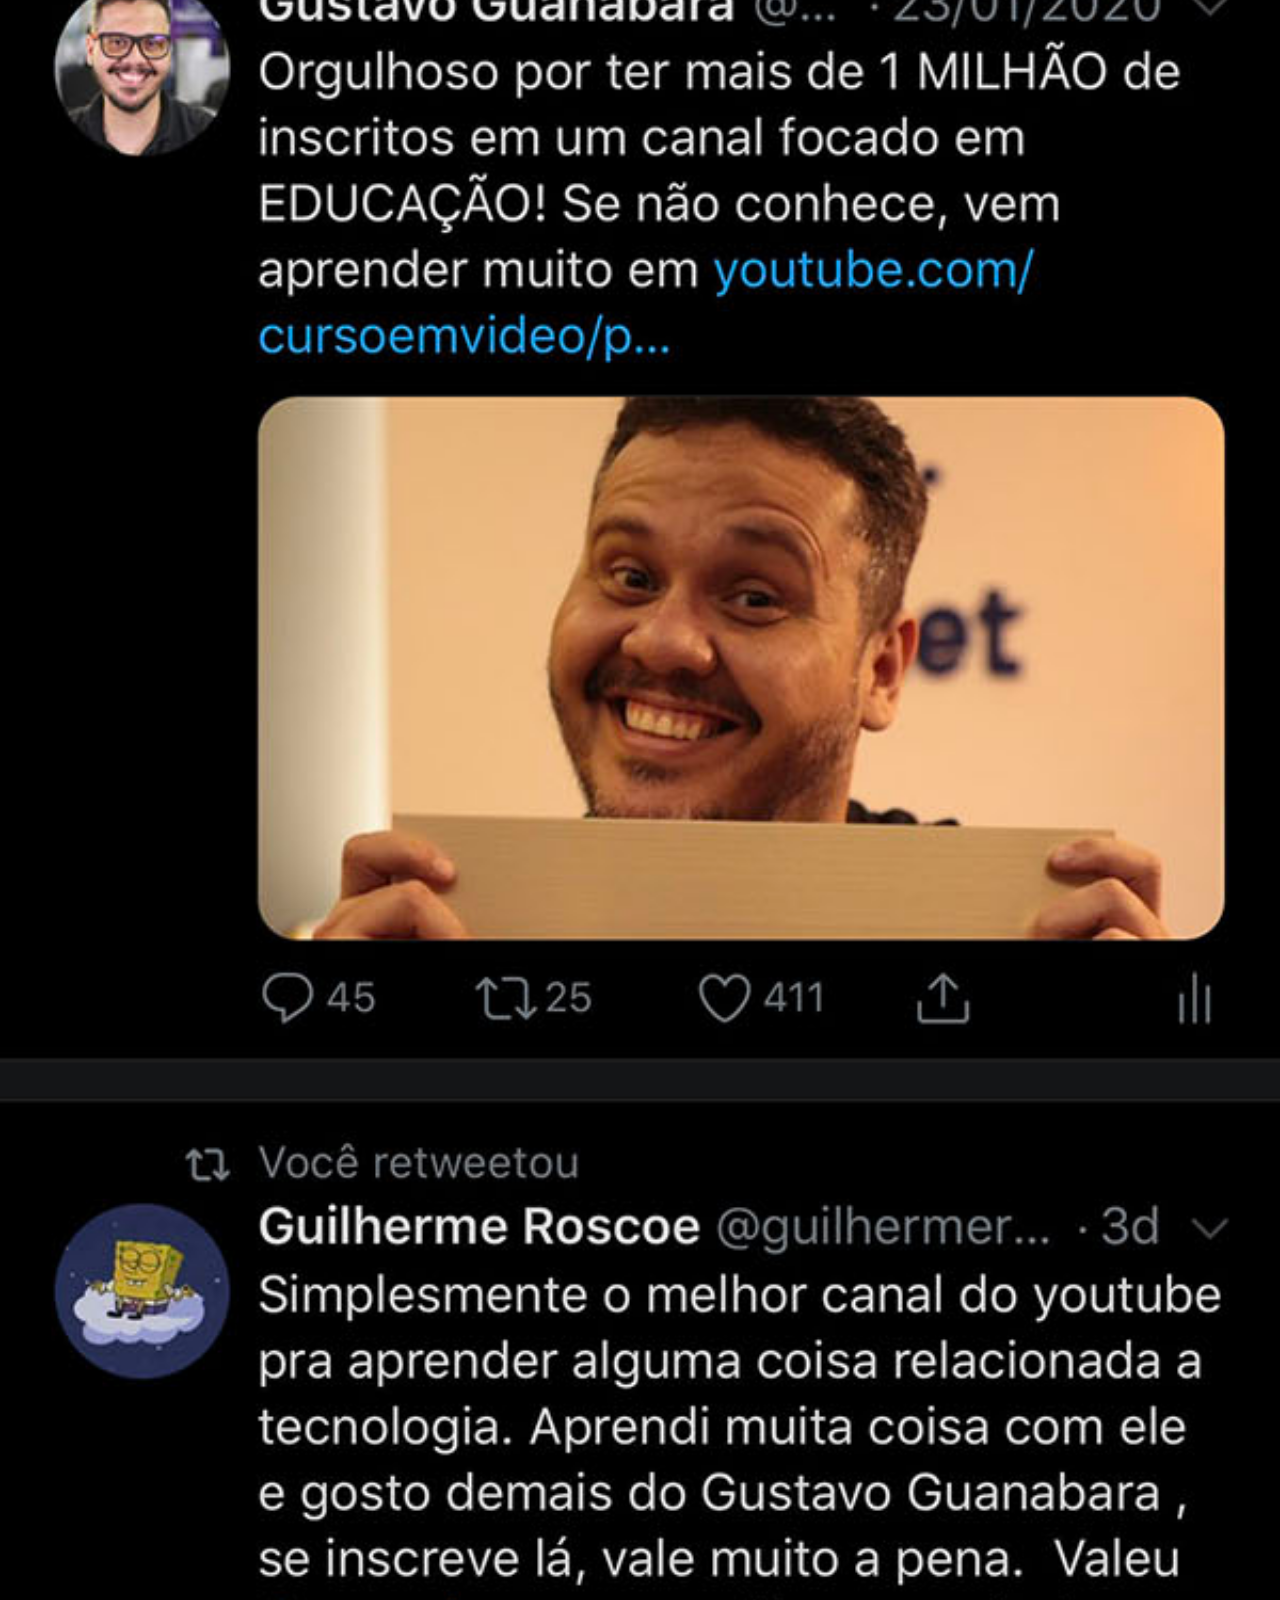
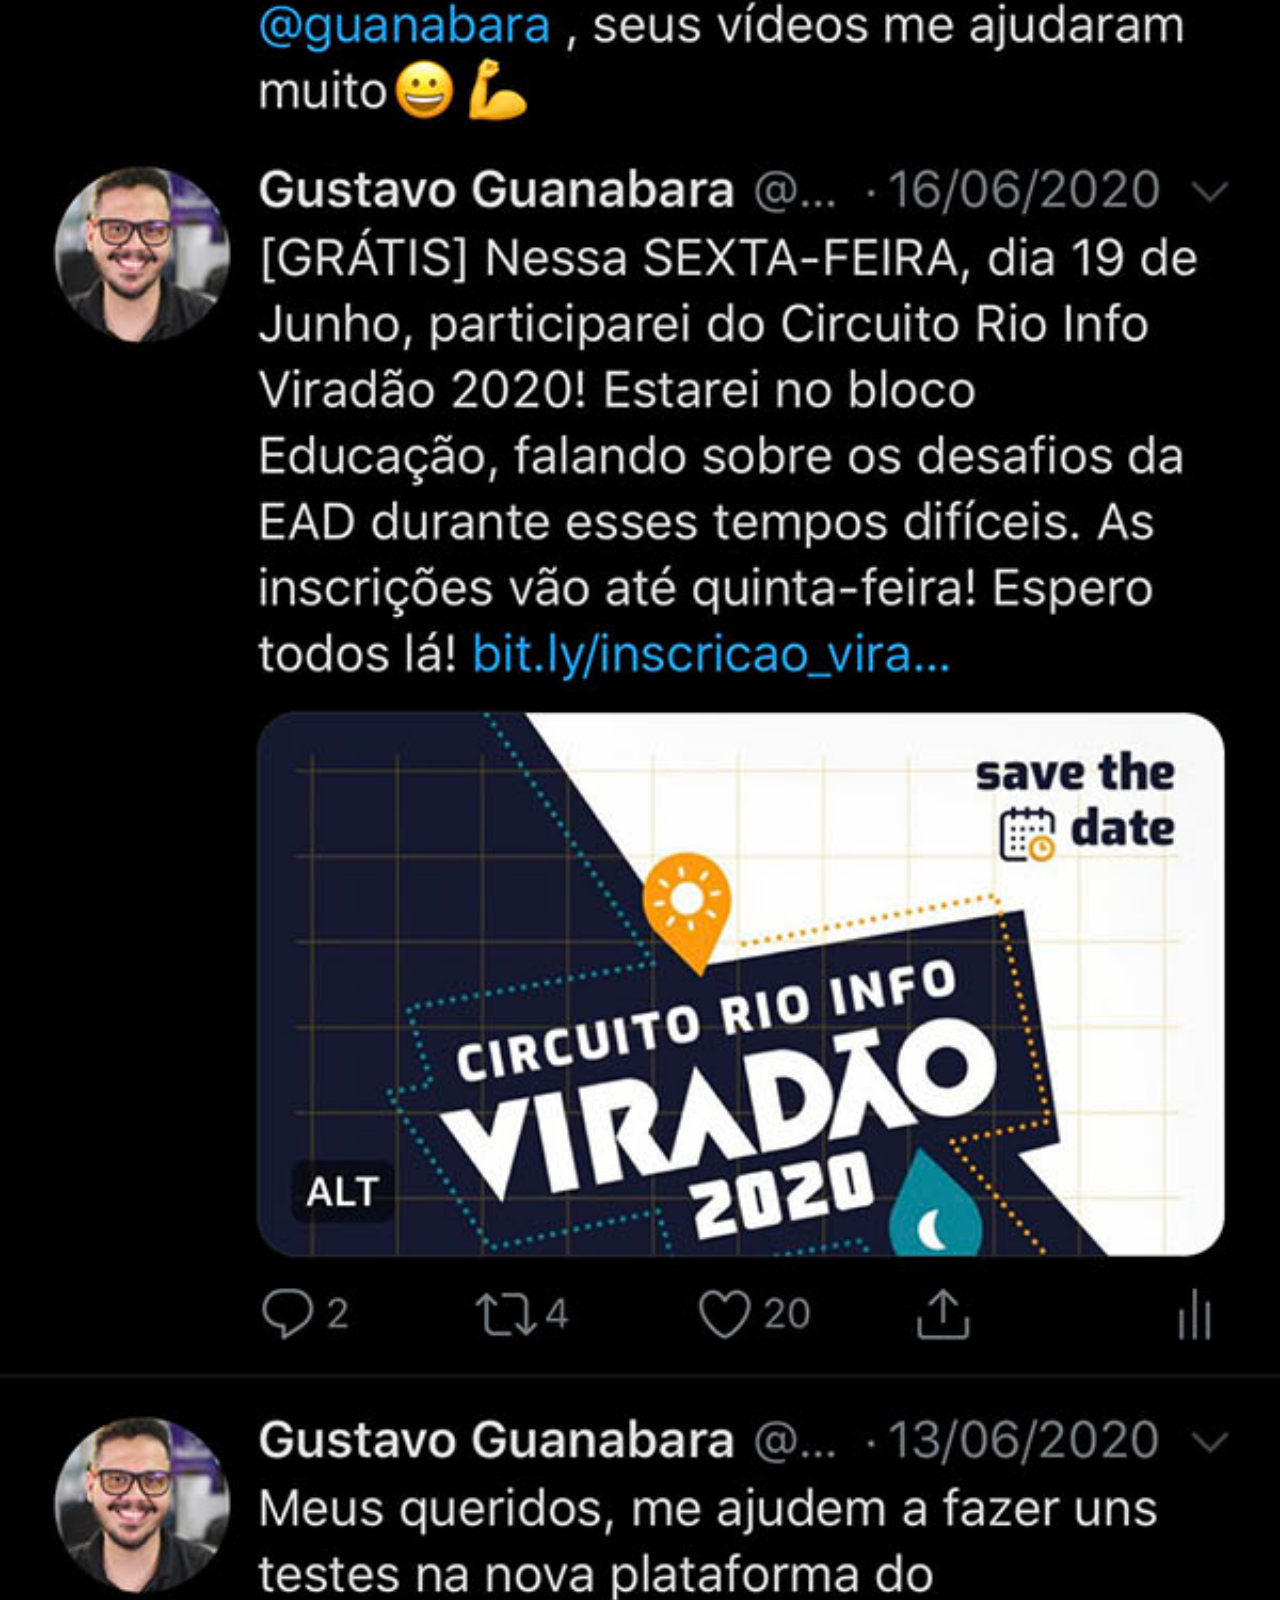
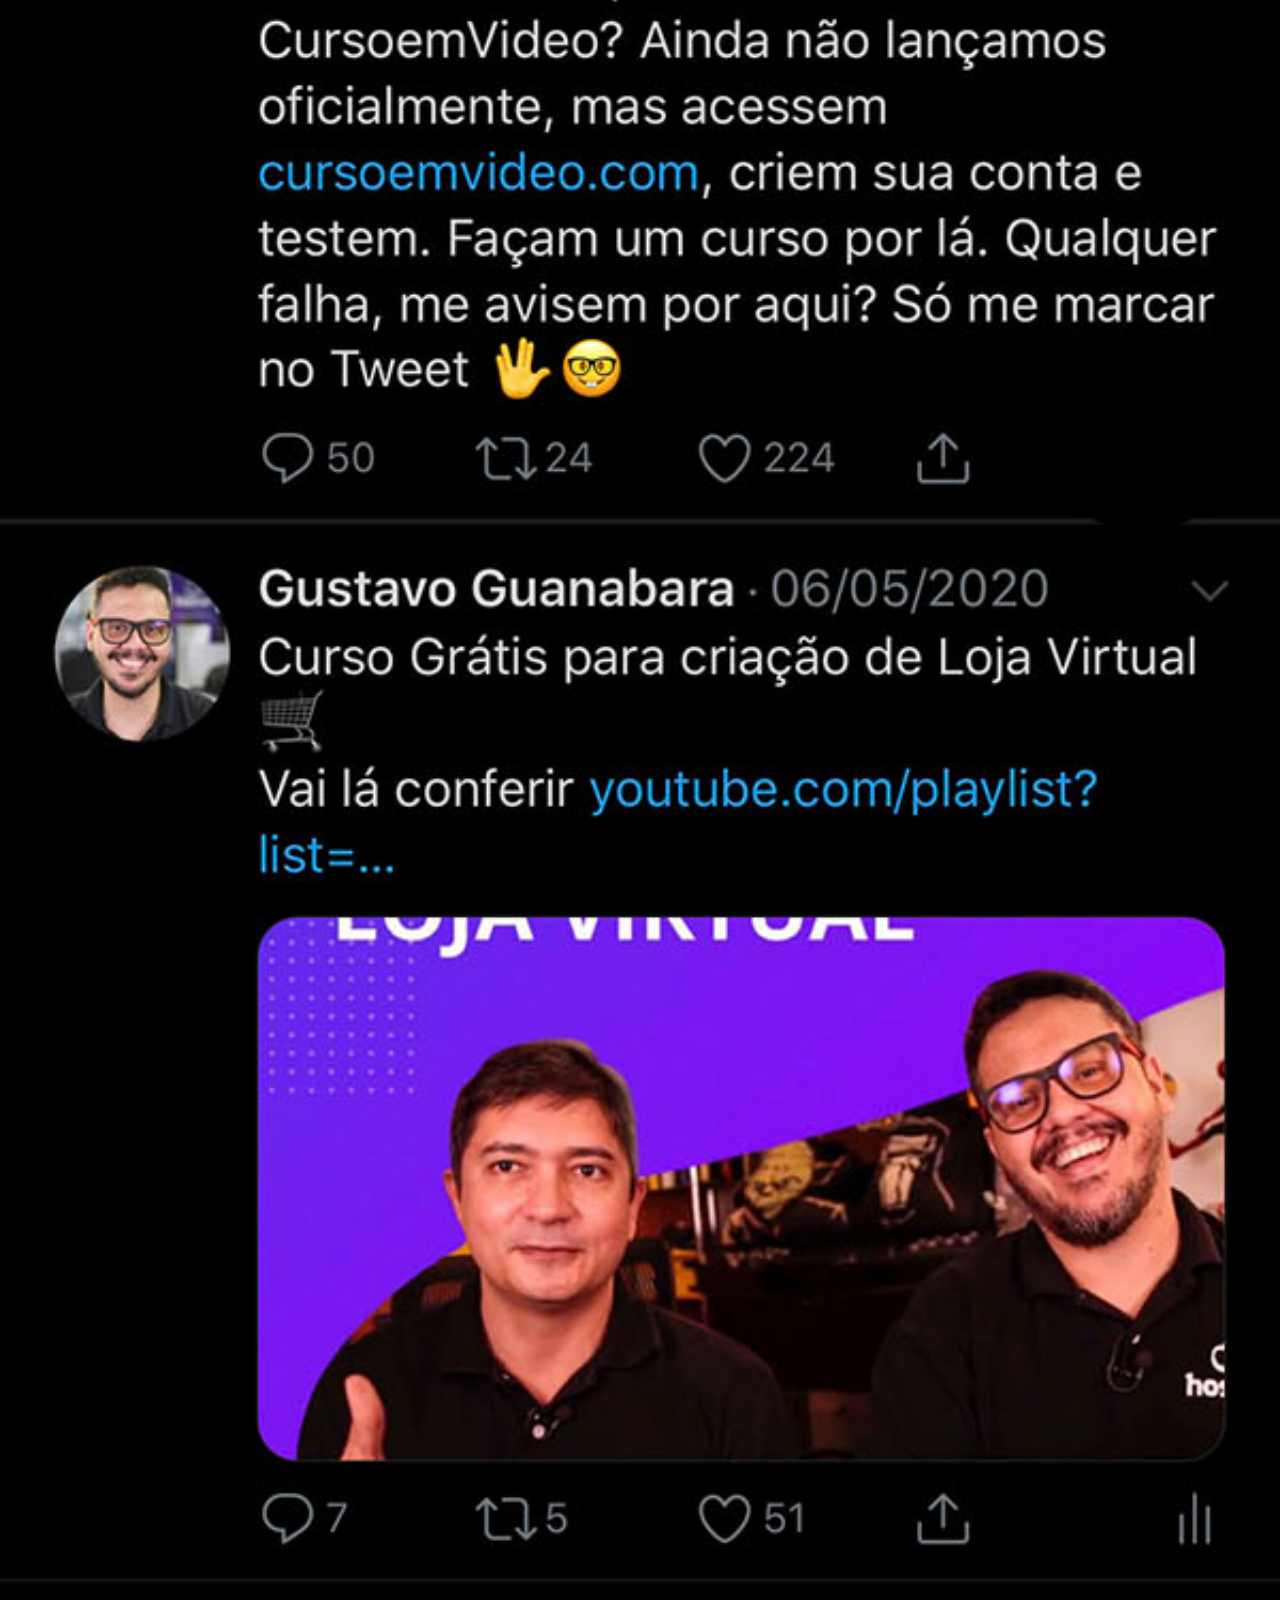
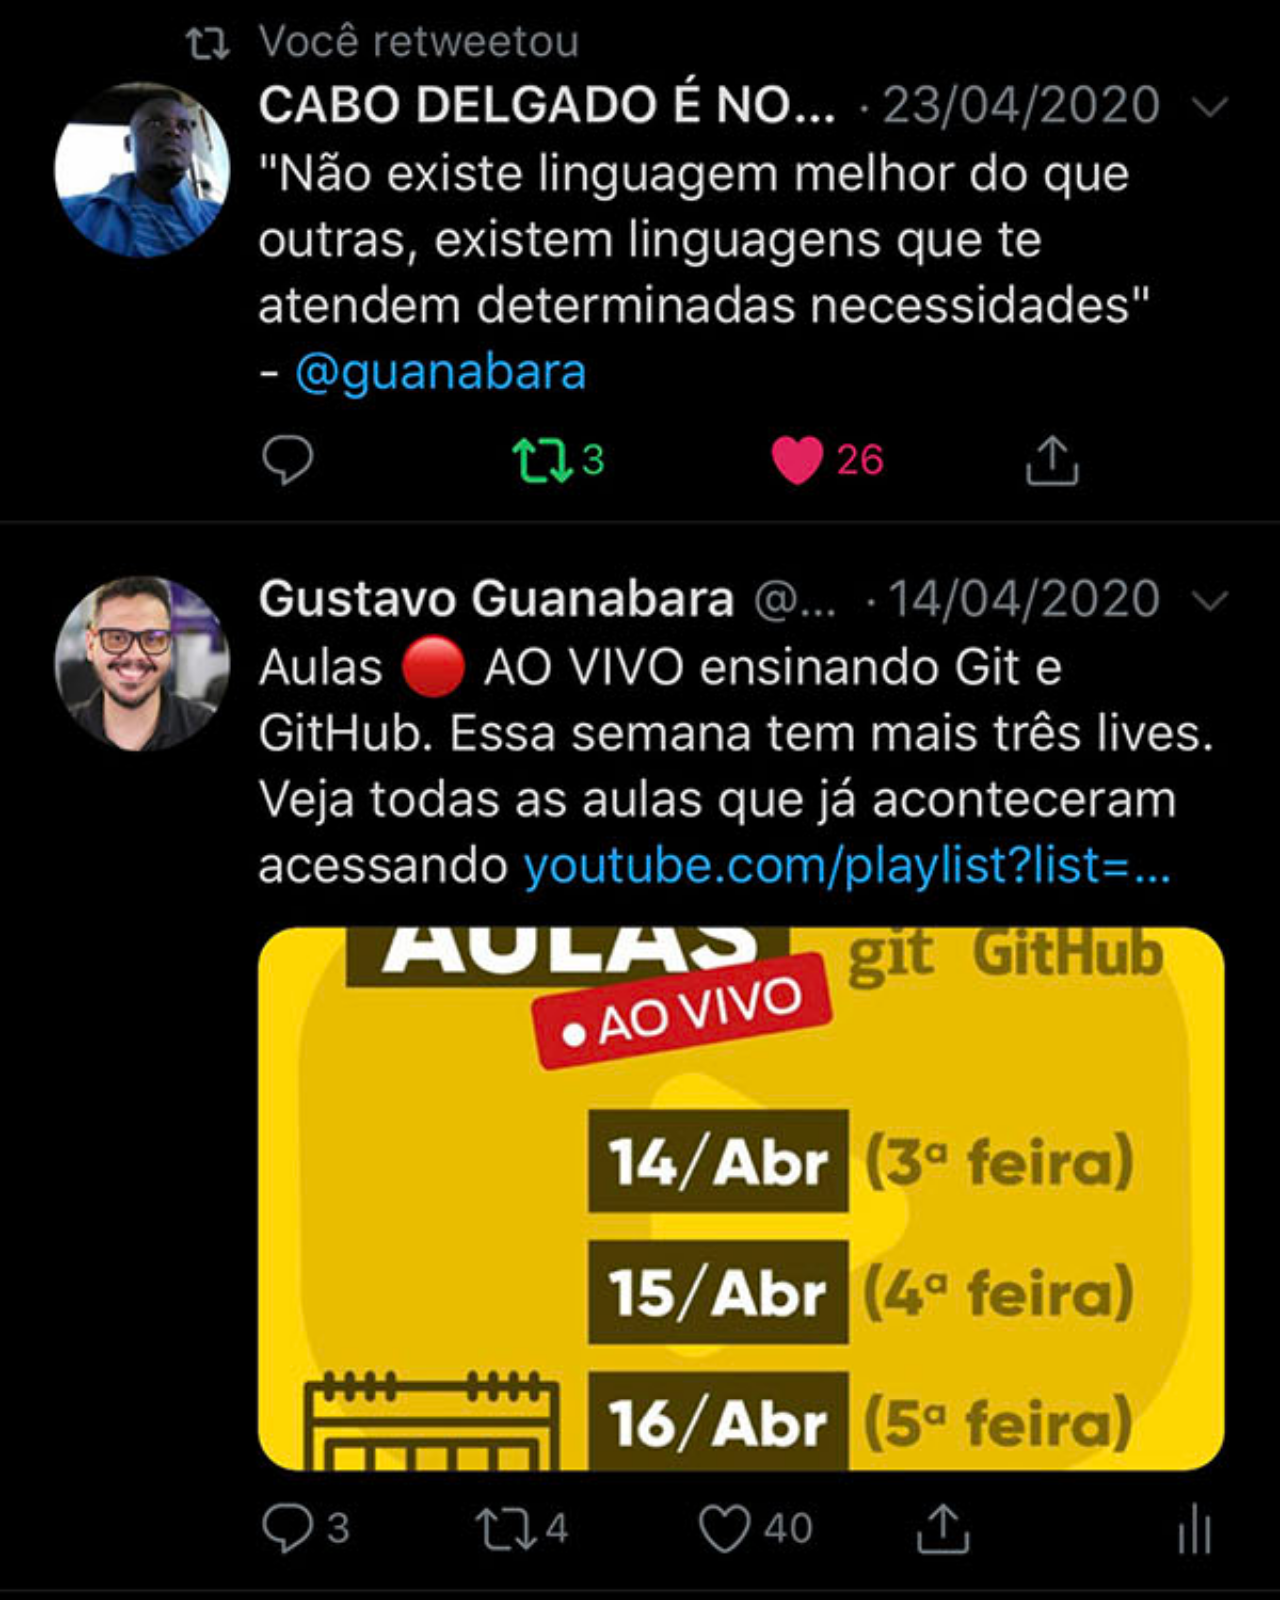
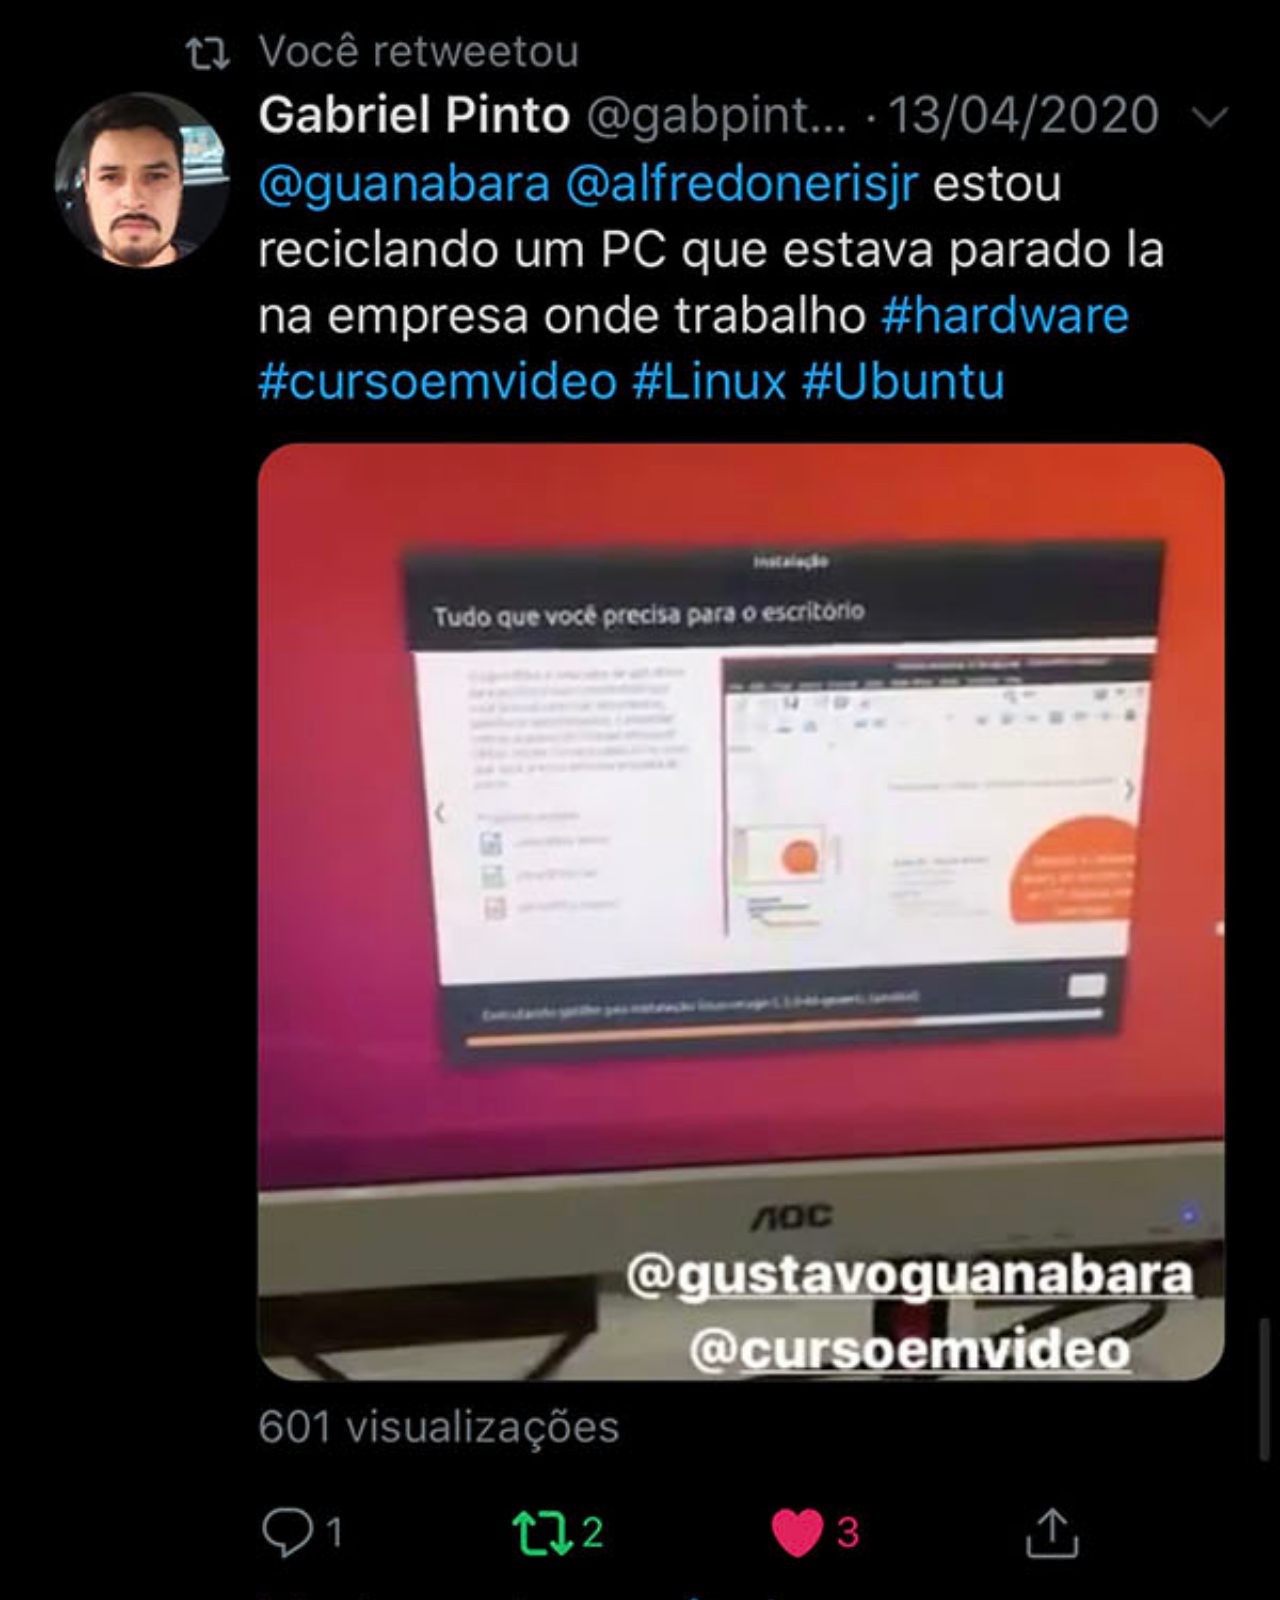
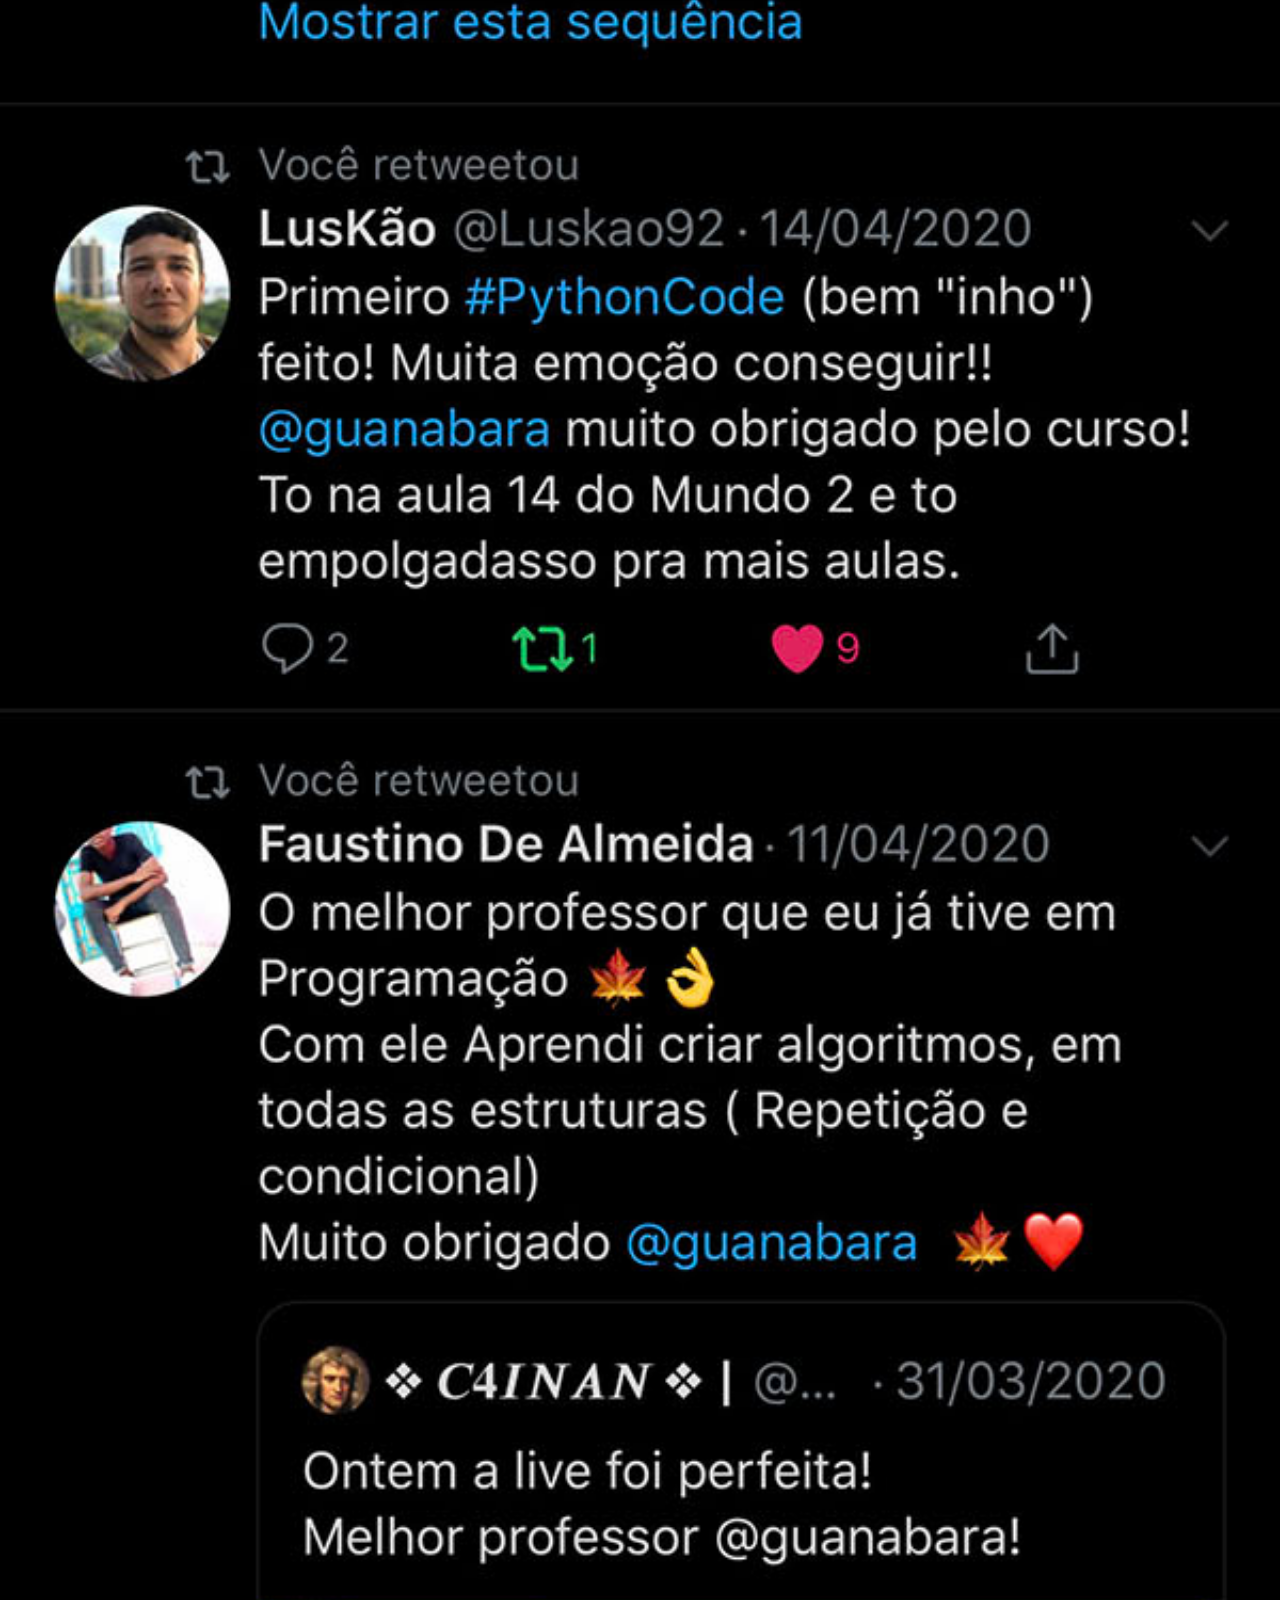
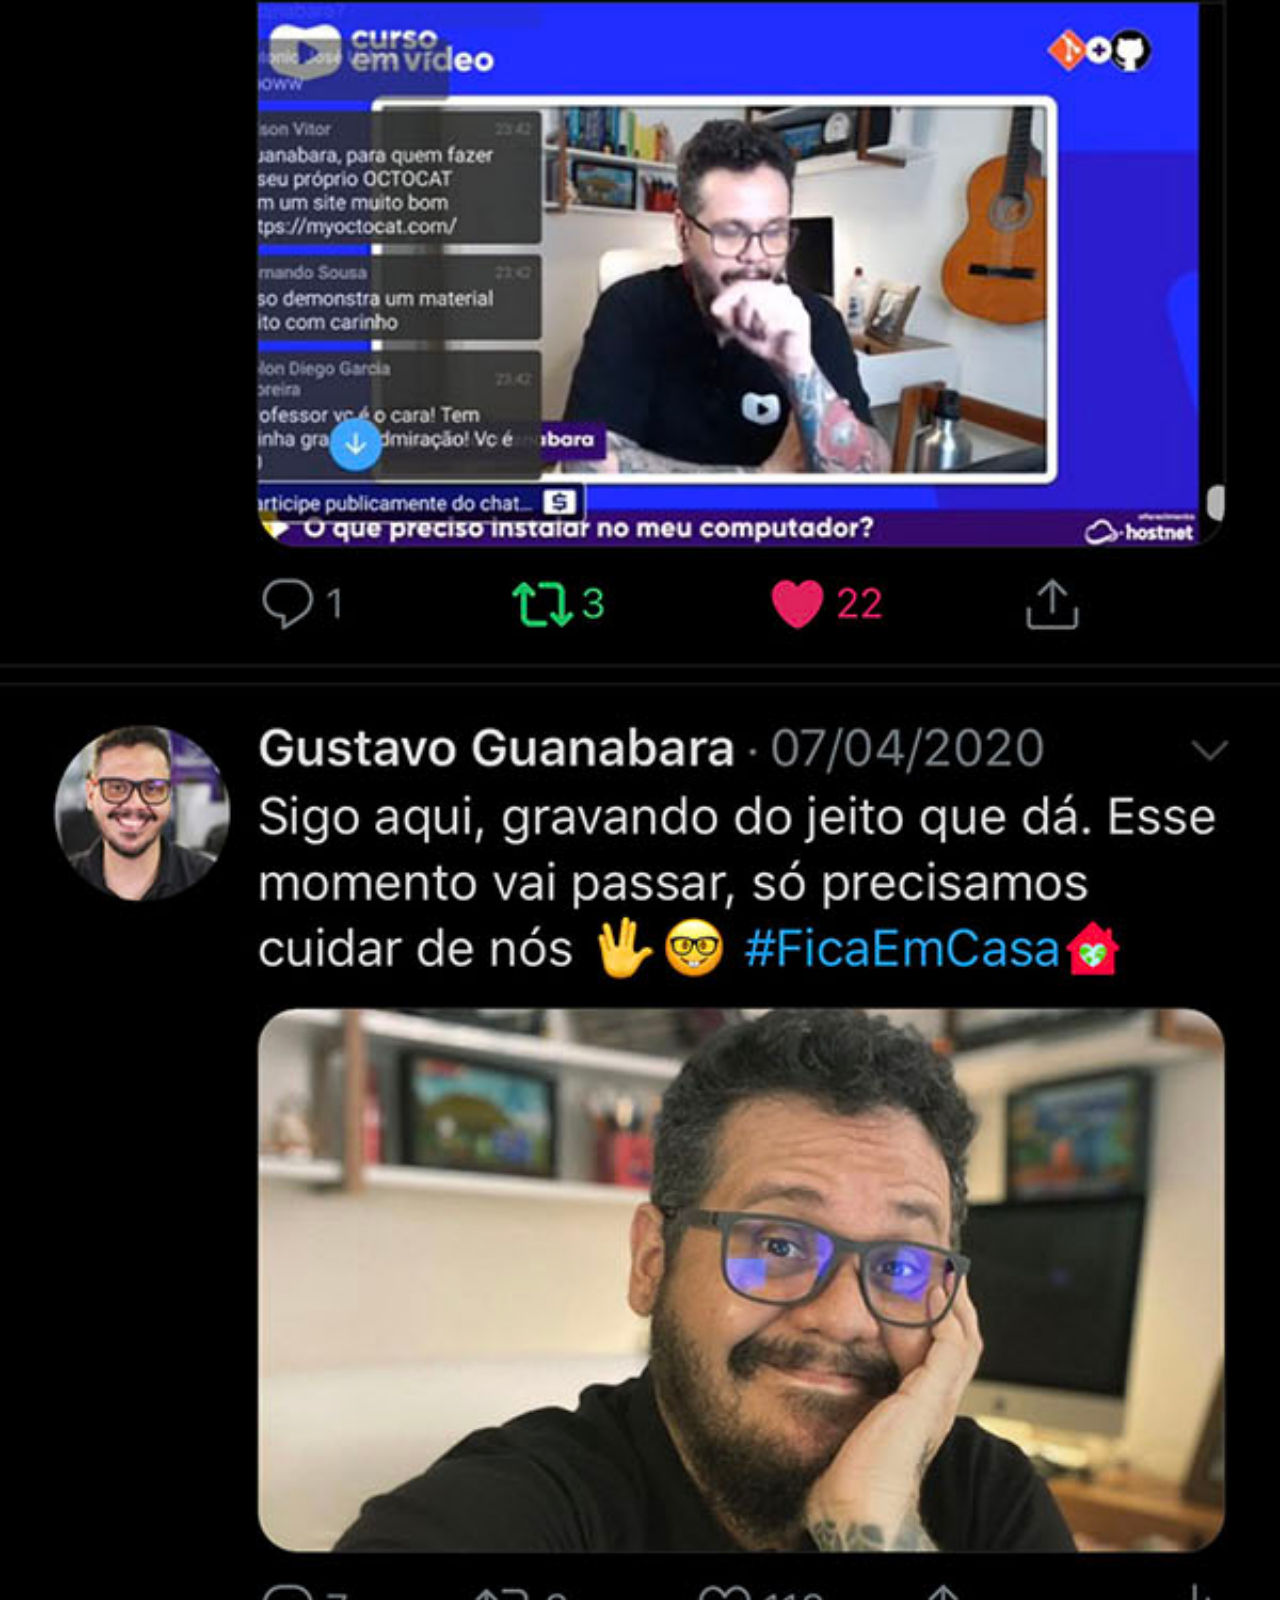
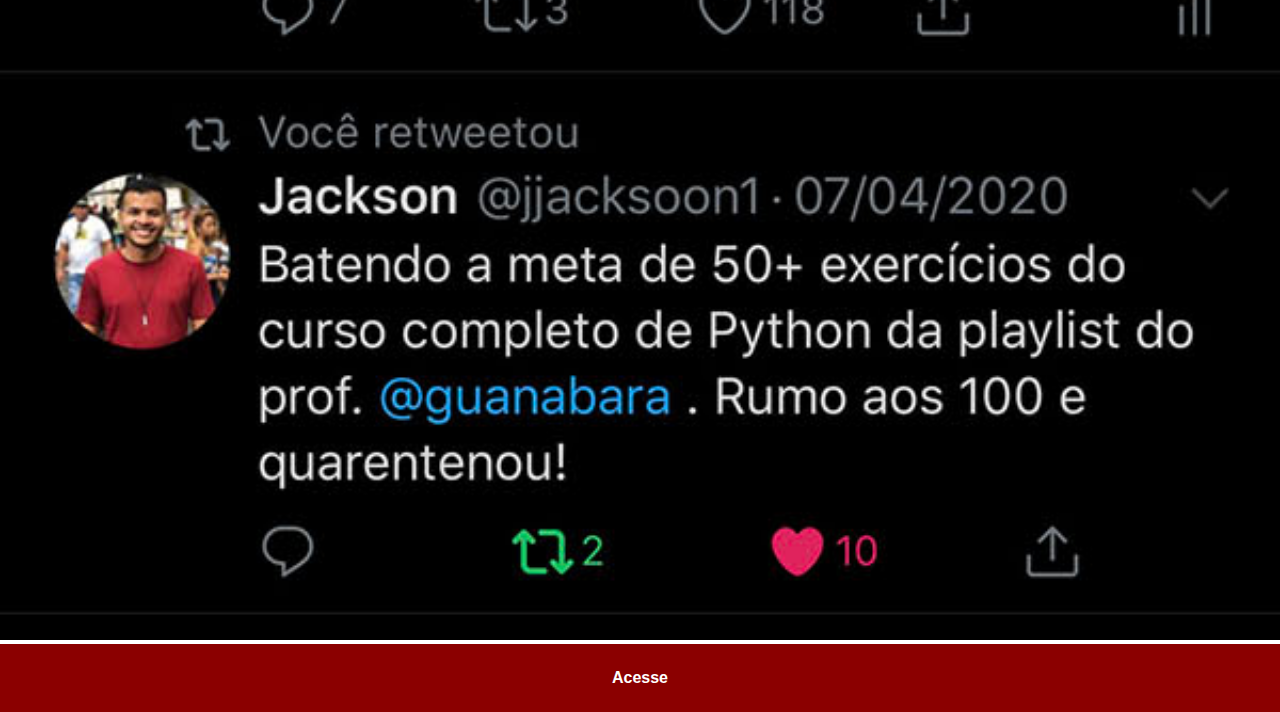
<file: twiter.html>
<!DOCTYPE html>
<html lang="pt-br">
<head>
    <meta charset="UTF-8">
    <meta name="viewport" content="width=device-width, initial-scale=1.0">
    <link rel="stylesheet" href="./estilo/social.css">
    <title>Twitter</title>
</head>
<body>
    <img src="./imagens/tela-twitter.jpg" alt="">
    <a href="https://twitter.com/guanabara" target="_blank">Acesse</a>
</body>
</html>
</file>
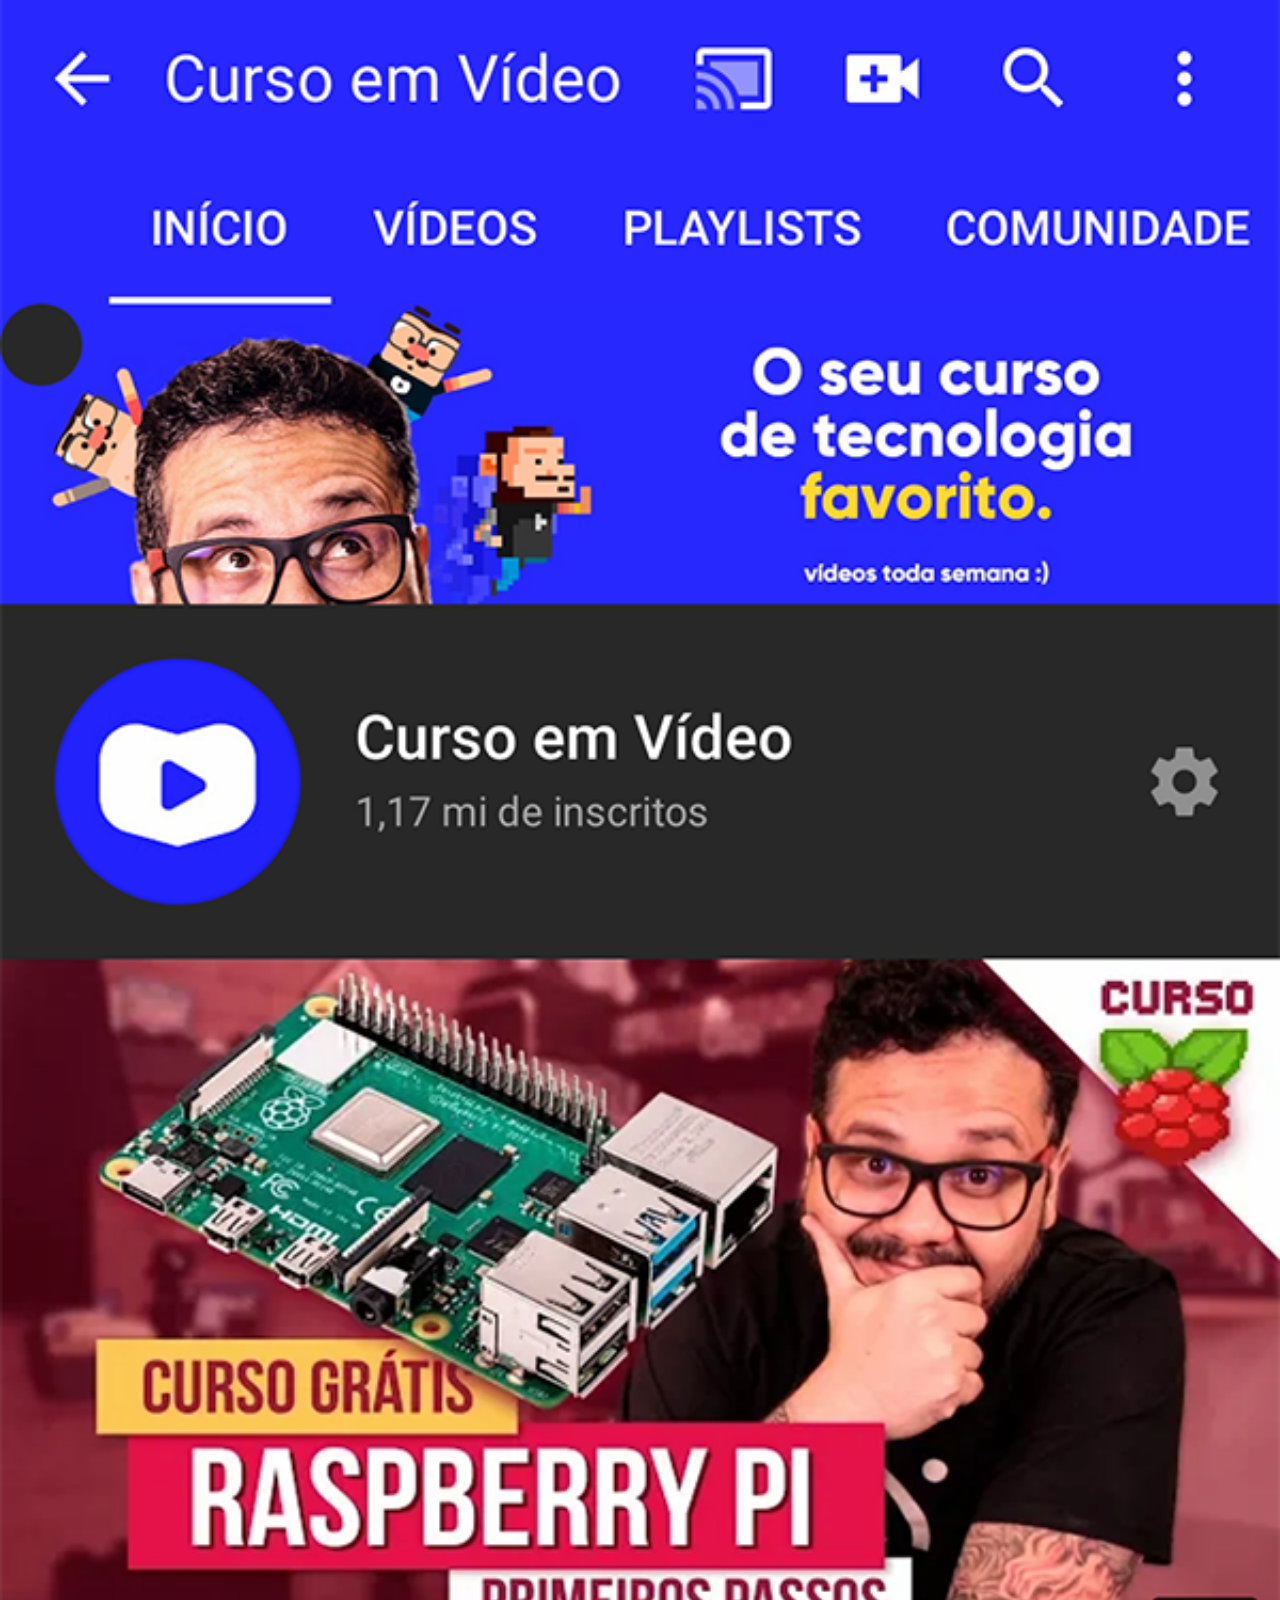
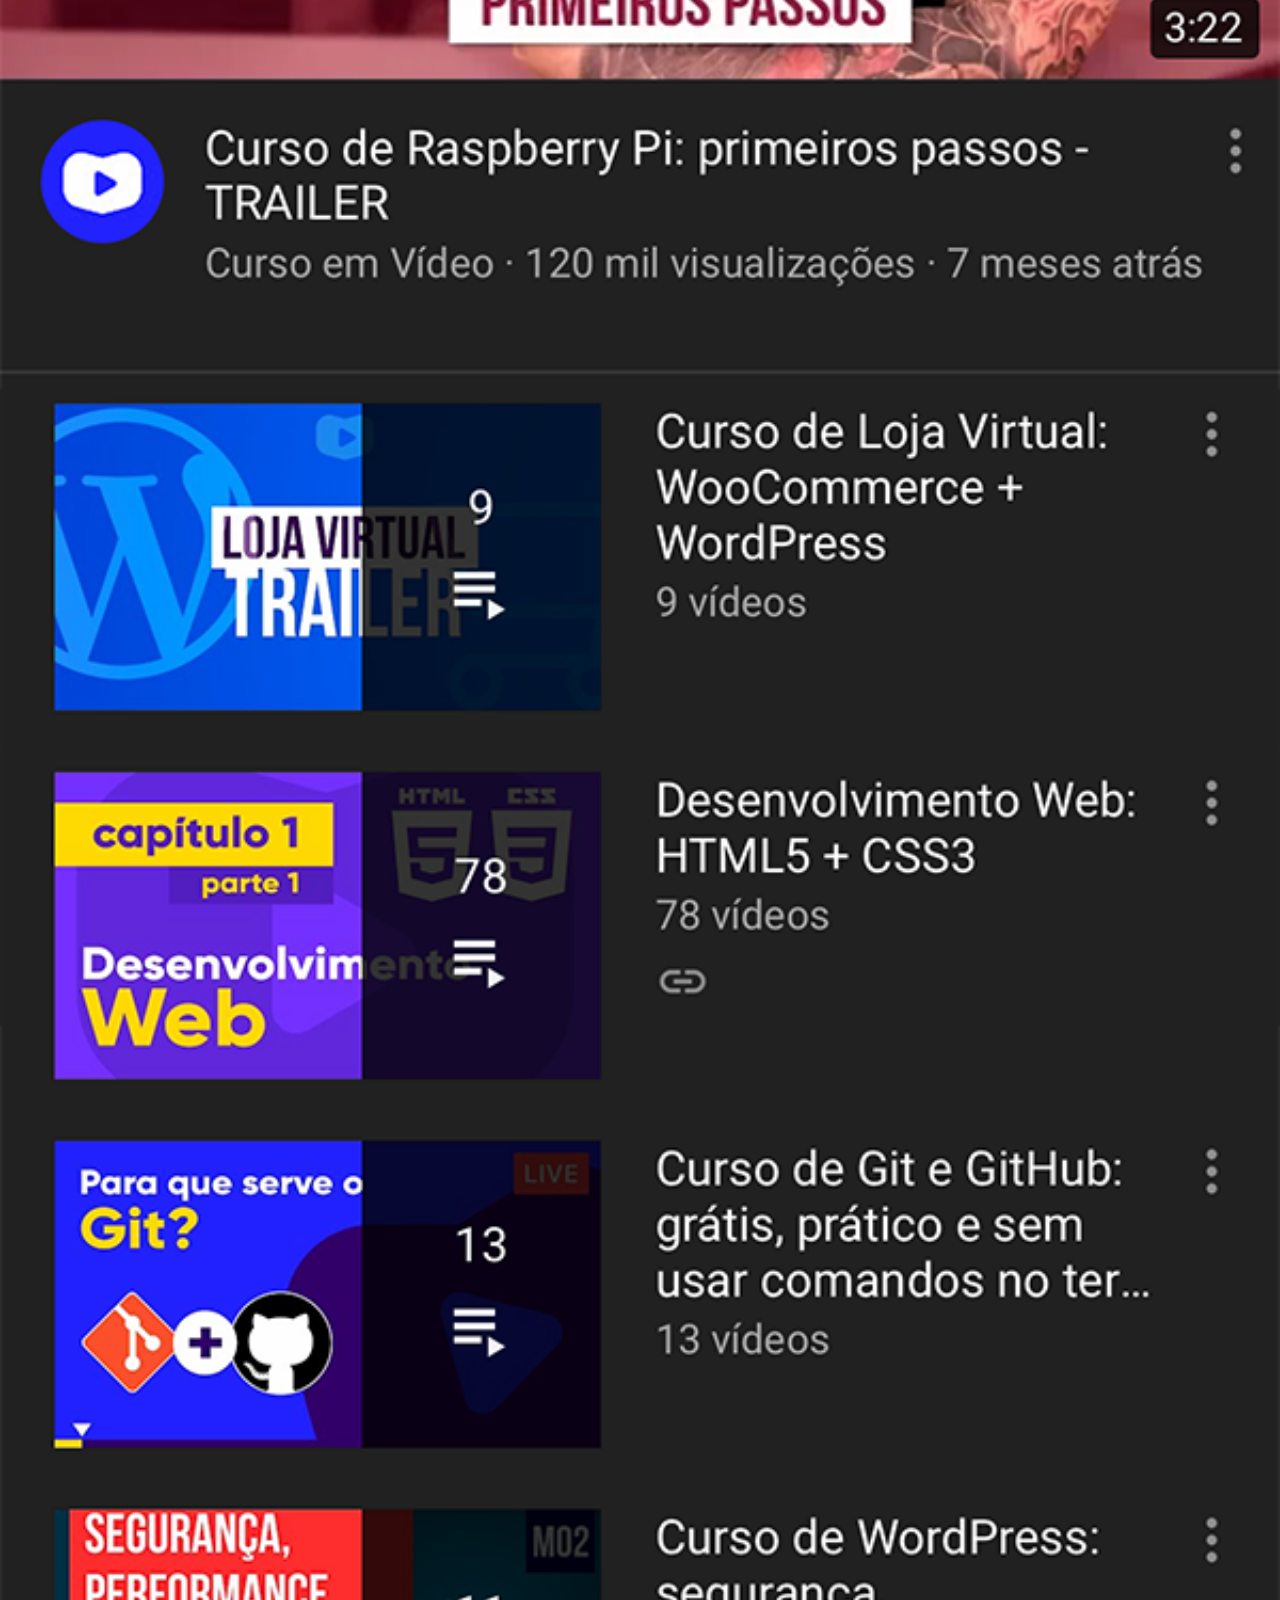
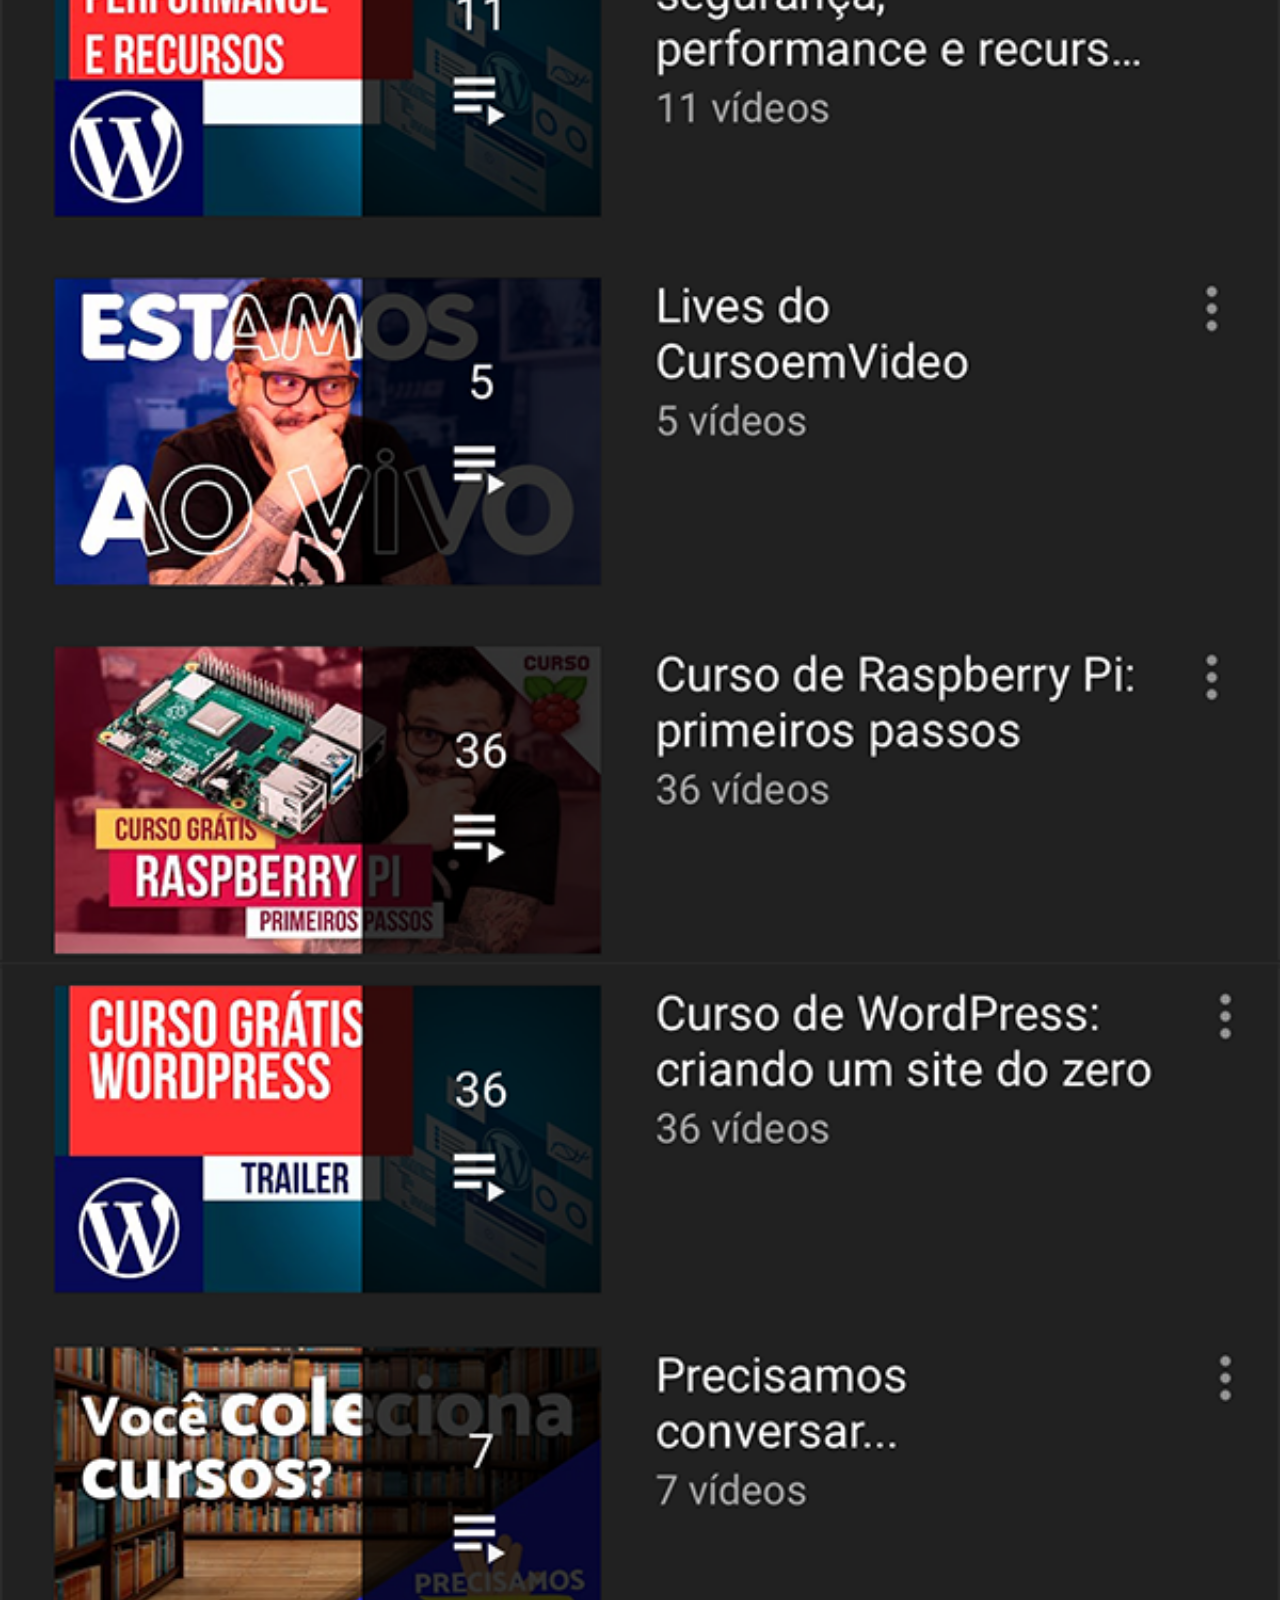
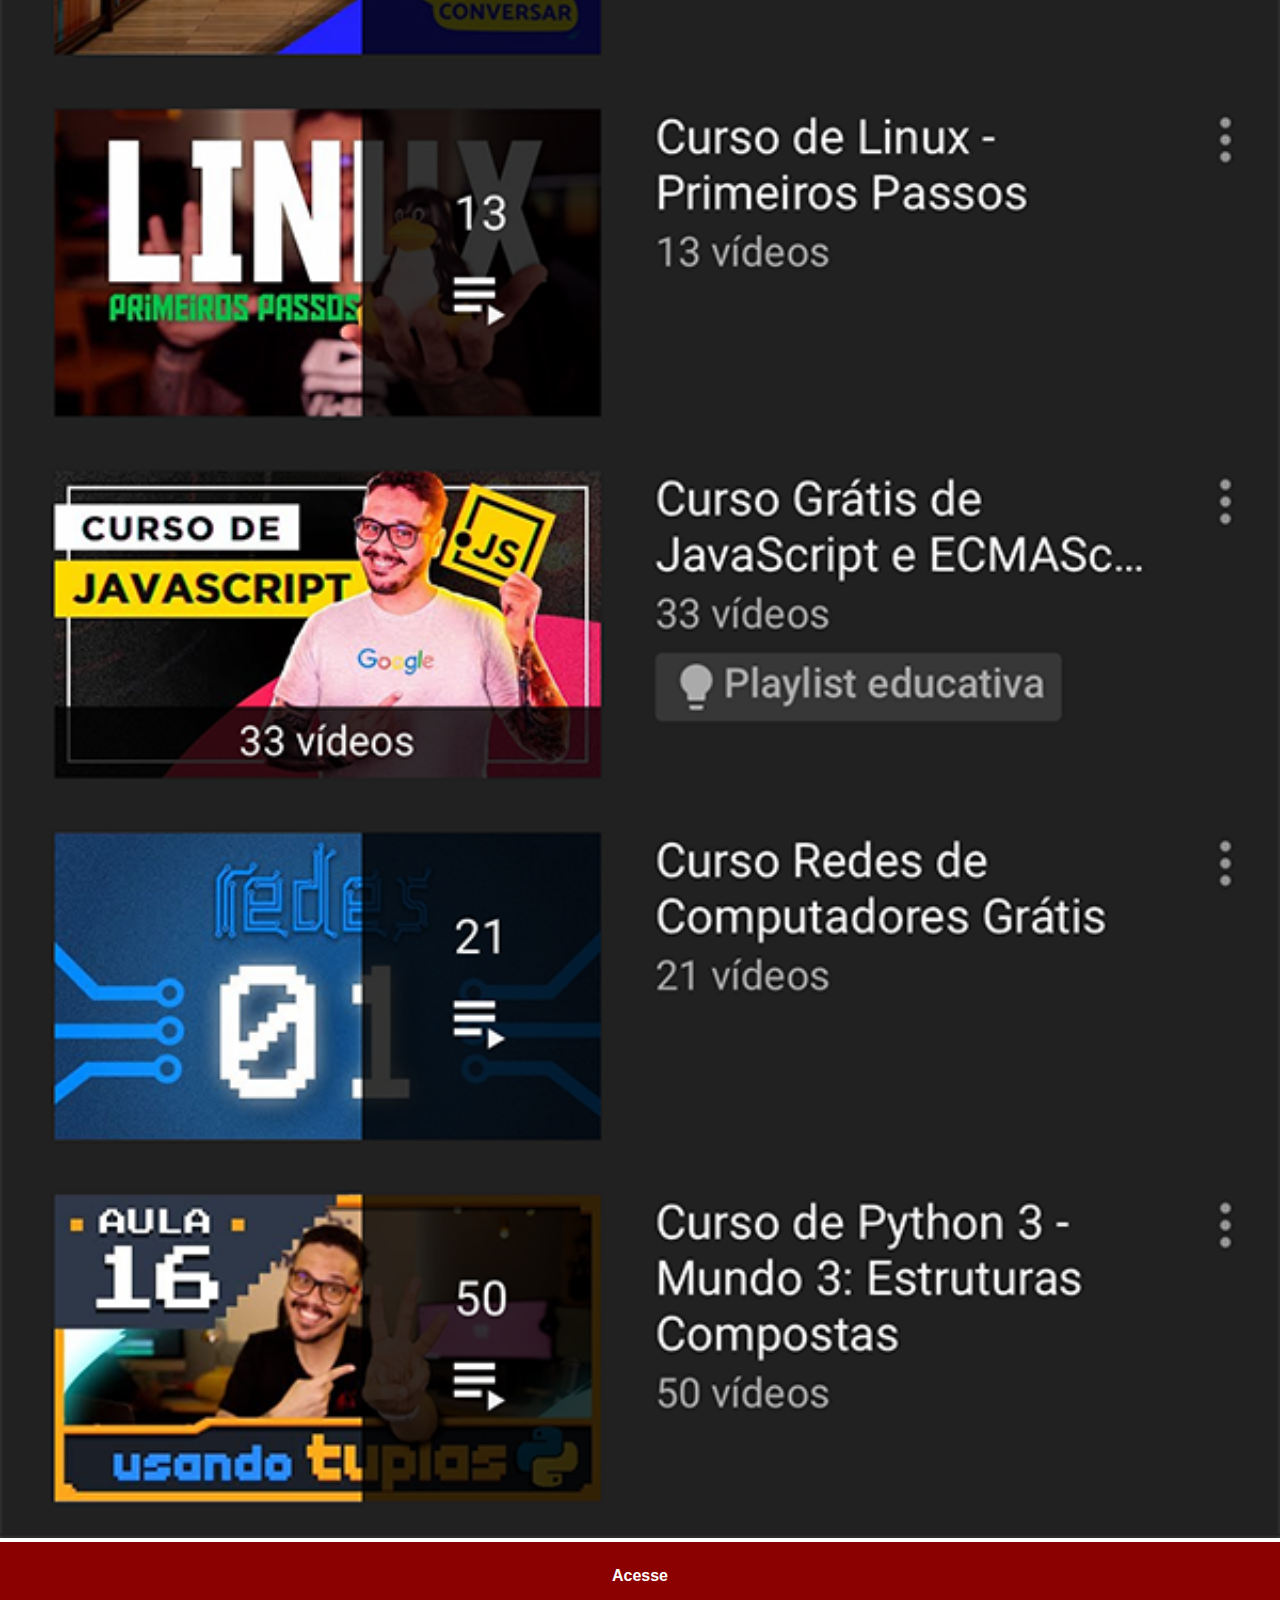
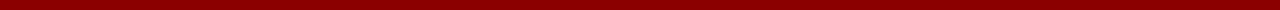
<file: youtube.html>
<!DOCTYPE html>
<html lang="pt-br">
<head>
    <meta charset="UTF-8">
    <meta name="viewport" content="width=device-width, initial-scale=1.0">
    <link rel="stylesheet" href="estilo/social.css">
    <title>YouTube</title>
</head>
<body>
    <img src="./imagens/tela-youtube.png" alt="">
    <a href="https://www.youtube.com/@CursoemVideo/playlists" target="_blank">Acesse</a>
    
</body>
</html>
</file>
<file: estilo/style.css>
@charset "UTF-8";

* {
    padding: 0px;
    margin: 0px;
    font-family: Arial, Helvetica, sans-serif;
}
html,body {
    width: 100vw;
    height: 100vh;
    background: #000;
}
body {
    background: url(../imagens/fundo-madeira.jpg) no-repeat top center;
    background-size: cover;
}
main {
    height: 100vh;
    position: relative;
}
section#telefone {
    height: 627px;
    width: 311px;
    position: absolute;
    top: 50%;
    left: 50%;
    transform: translate(-50%,-50%);
    background: url(../imagens/frame-iphone.png) no-repeat;
}
iframe#tela {
    position: relative;
    top: 80px;
    left: 22px;
    height: 471px;
    width: 267px;
}
section#redes-sociais {
    text-align: right;
}
section#redes-sociais img {
    width: 50px;
    border-radius: 50%;
    box-shadow: 2px 2px 5px rgba(0, 0, 0, 0.466);
    box-sizing: border-box;

}
section#redes-sociais img:hover {
    border: 2px solid #fff;
    transform: translate(-3px, -3px);
    box-shadow: 5px 5px 10px black;
    transition: 0.3s, border 1s;
}
</file>
<file: estilo/social.css>
*{
    padding: 0px;
    margin: 0px;
    font-family: Arial, Helvetica, sans-serif;
}

::-webkit-scrollbar {
    width: 0px;
    height:0px;
}
img {
    width: 100vw;

}

a {
    display: block;
    background-color: darkred;
    padding: 25px;
    text-align: center;
    font-weight: bold;
    text-decoration: none;
    color: #fff;

}
a:hover {
    border: 2px solid #fff;
}
</file>
